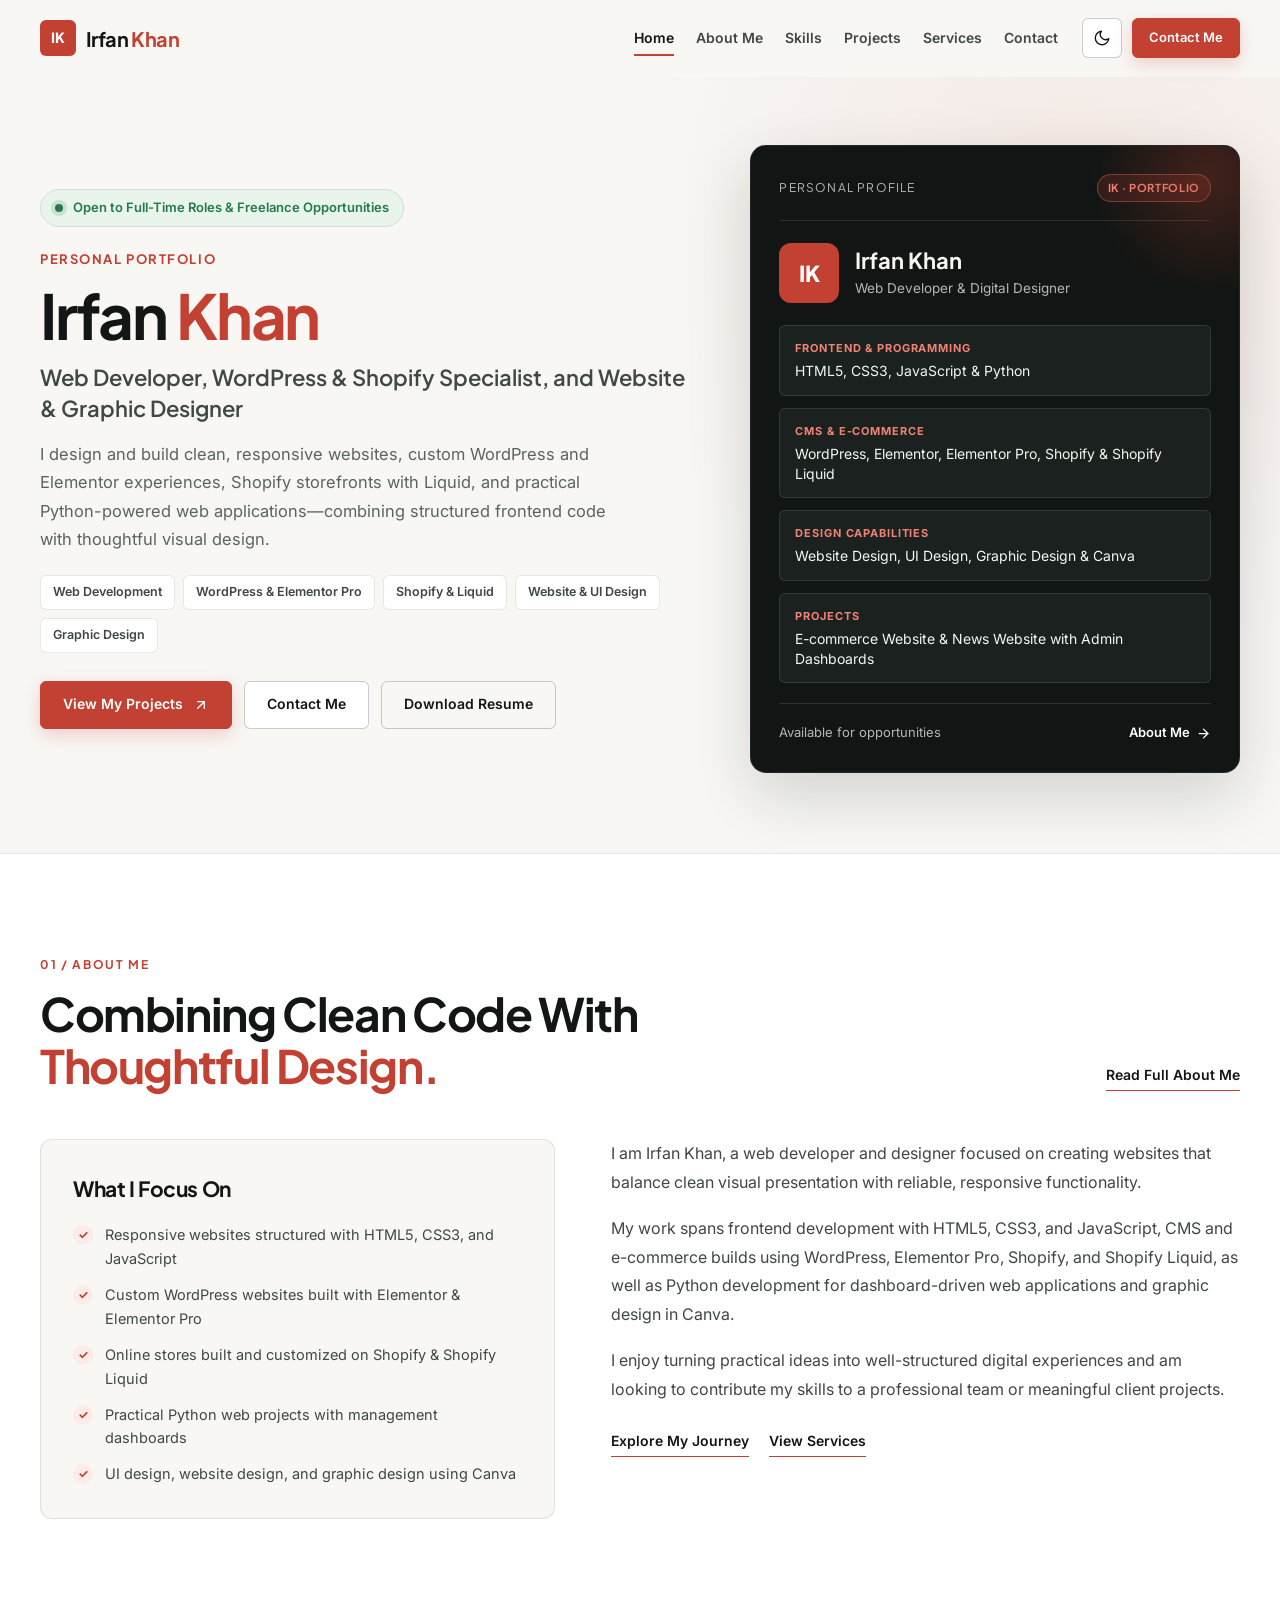
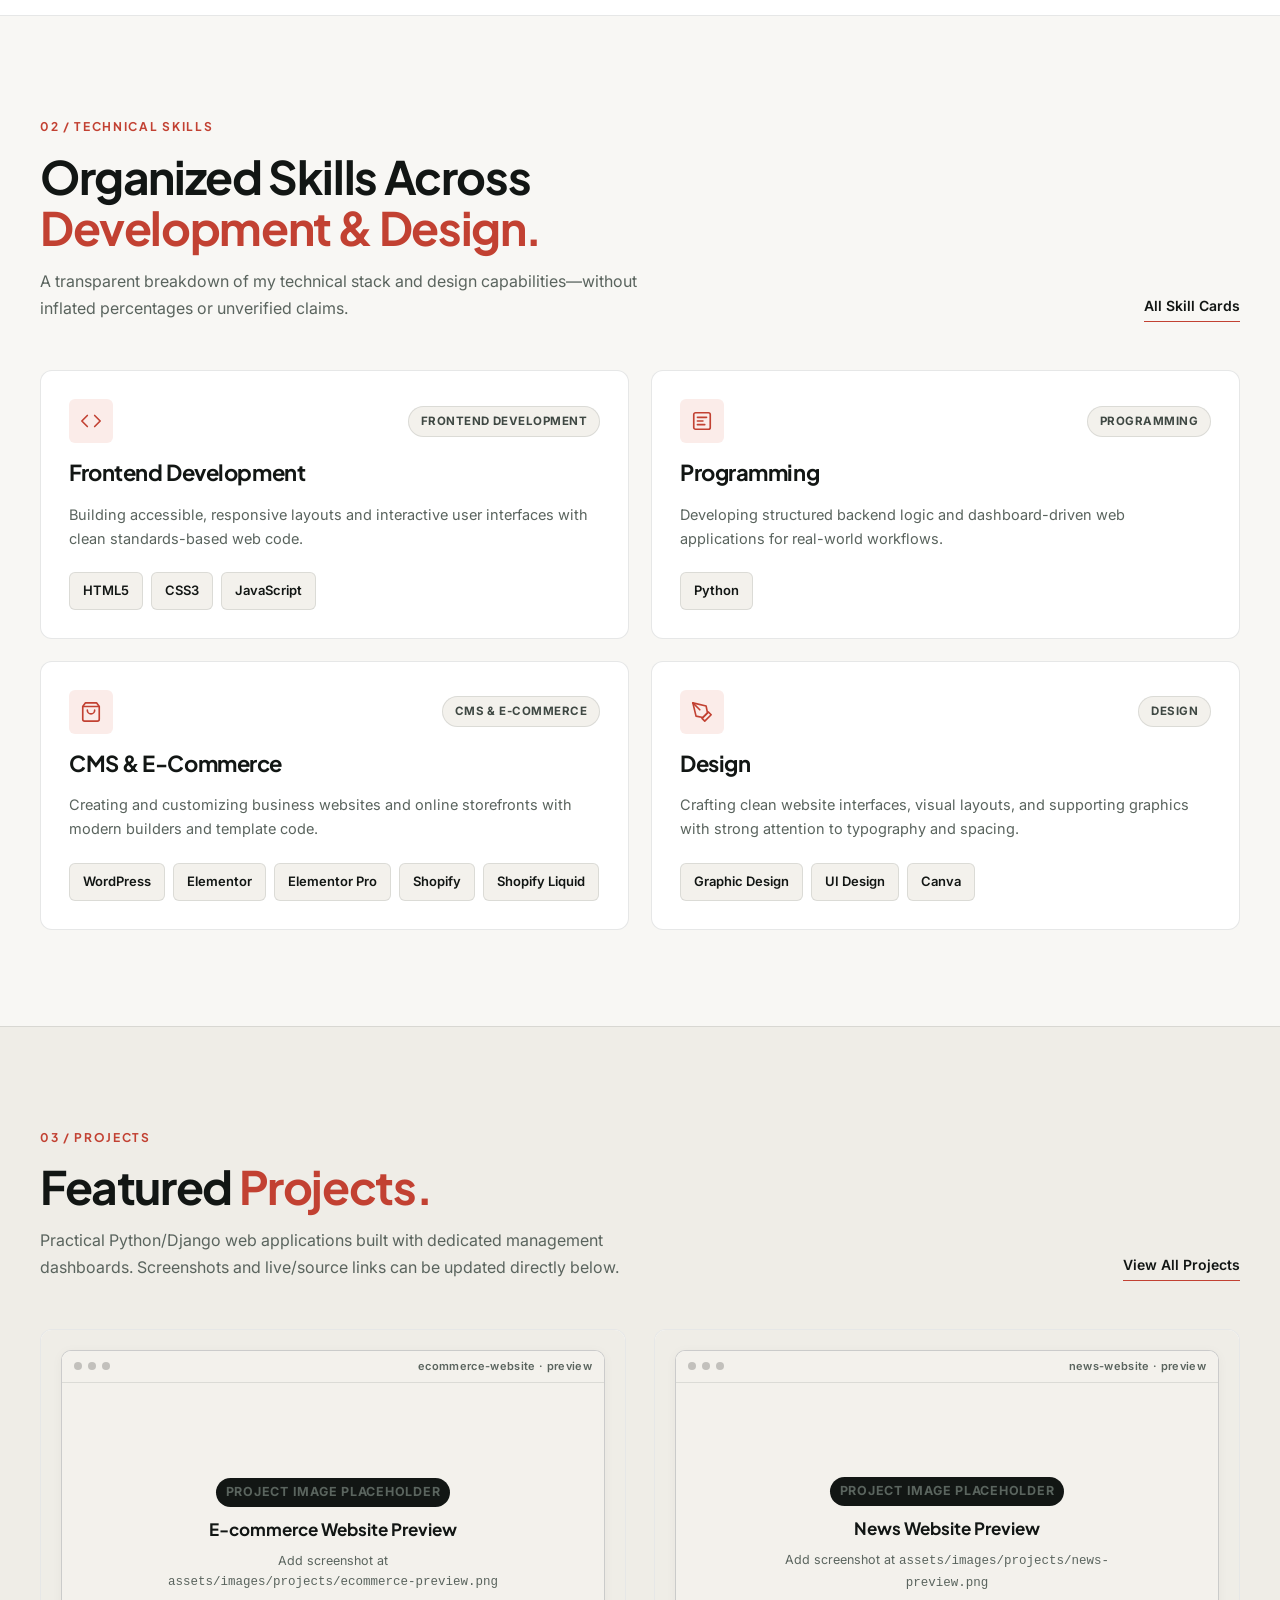
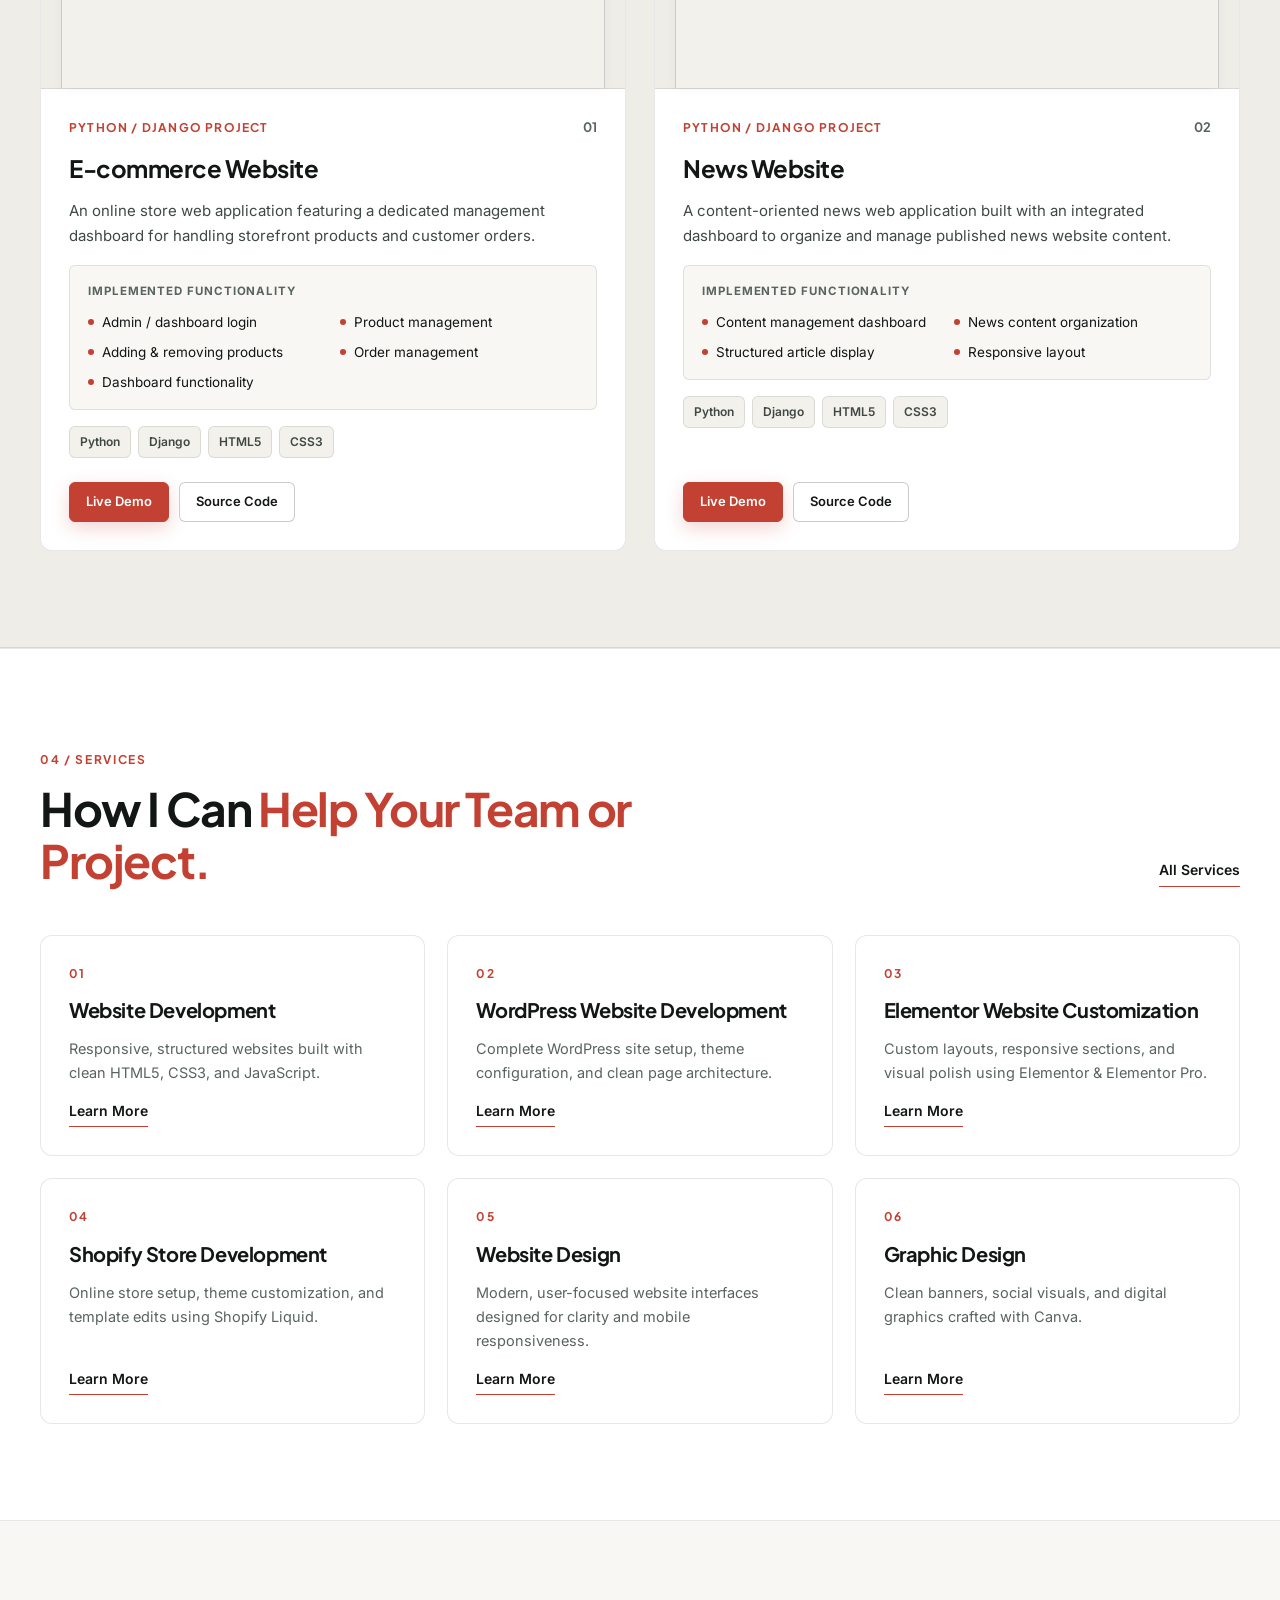
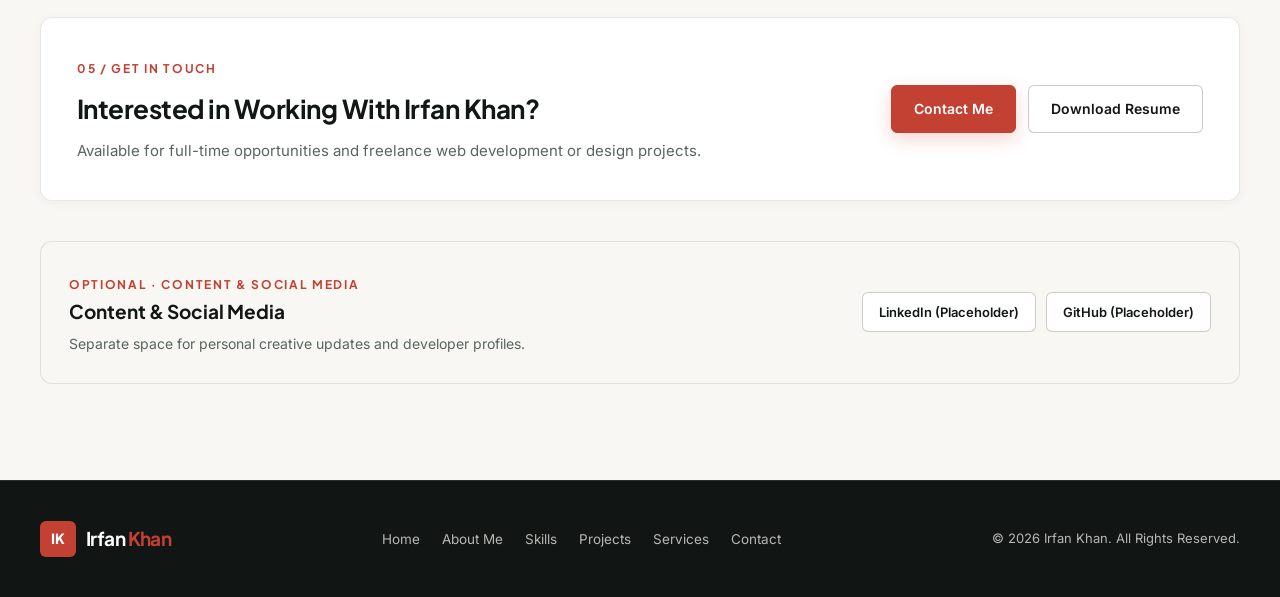
<file: index.html>
<!DOCTYPE html>
<html lang="en">

<head>
    <meta charset="UTF-8">
    <meta name="viewport" content="width=device-width, initial-scale=1.0">
    <meta name="description"
        content="Irfan Khan | Personal Portfolio — Web Development, WordPress Development, Shopify Development, Website Design, and Graphic Design.">
    <meta name="author" content="Irfan Khan">
    <meta property="og:title" content="Irfan Khan | Personal Portfolio">
    <meta property="og:description"
        content="Personal portfolio of Irfan Khan — Web Development, WordPress, Elementor Pro, Shopify, Shopify Liquid, Python, and Graphic Design.">
    <meta property="og:type" content="website">

    <link rel="icon" type="image/svg+xml"
        href="data:image/svg+xml,%3Csvg xmlns='http://www.w3.org/2000/svg' viewBox='0 0 64 64'%3E%3Crect width='64' height='64' rx='12' fill='%23c24132'/%3E%3Ctext x='50%25' y='54%25' dominant-baseline='middle' text-anchor='middle' fill='%23ffffff' font-family='Arial, sans-serif' font-size='28' font-weight='700'%3EIK%3C/text%3E%3C/svg%3E">

    <title>Irfan Khan | Personal Portfolio</title>

    <link rel="preconnect" href="https://fonts.googleapis.com">
    <link rel="preconnect" href="https://fonts.gstatic.com" crossorigin>
    <link
        href="https://fonts.googleapis.com/css2?family=Inter:wght@400;500;600;700&family=Plus+Jakarta+Sans:wght@500;600;700;800&display=swap"
        rel="stylesheet">

    <link rel="stylesheet" href="css/style.css">
    <script src="js/main.js" defer></script>
</head>

<body>
    <a href="#main-content" class="skip-link">Skip to main content</a>

    <!-- Header -->
    <header class="site-header" id="site-header">
        <div class="container navbar">
            <a href="index.html" class="logo" aria-label="Irfan Khan Home">
                <span class="logo-mark" aria-hidden="true">IK</span>
                <span class="logo-text">Irfan <span>Khan</span></span>
            </a>

            <button class="menu-toggle" id="menu-toggle" type="button" aria-label="Toggle navigation menu"
                aria-expanded="false" aria-controls="nav-menu">
                <span></span>
                <span></span>
            </button>

            <nav class="nav-menu" id="nav-menu" aria-label="Primary Navigation">
                <div class="nav-links">
                    <a href="index.html" class="nav-link active" aria-current="page">Home</a>
                    <a href="about.html" class="nav-link">About Me</a>
                    <a href="skills.html" class="nav-link">Skills</a>
                    <a href="projects.html" class="nav-link">Projects</a>
                    <a href="services.html" class="nav-link">Services</a>
                    <a href="contact.html" class="nav-link">Contact</a>
                </div>

                <div class="nav-actions">
                    <button class="theme-toggle" id="theme-toggle" type="button" aria-label="Switch to dark theme"
                        aria-pressed="false">
                        <svg class="icon-moon" viewBox="0 0 24 24" fill="none" stroke="currentColor" stroke-width="1.8"
                            stroke-linecap="round" stroke-linejoin="round" aria-hidden="true">
                            <path d="M21 12.79A9 9 0 1 1 11.21 3 7 7 0 0 0 21 12.79z"></path>
                        </svg>
                        <svg class="icon-sun" viewBox="0 0 24 24" fill="none" stroke="currentColor" stroke-width="1.8"
                            stroke-linecap="round" stroke-linejoin="round" aria-hidden="true">
                            <circle cx="12" cy="12" r="5"></circle>
                            <line x1="12" y1="1" x2="12" y2="3"></line>
                            <line x1="12" y1="21" x2="12" y2="23"></line>
                            <line x1="4.22" y1="4.22" x2="5.64" y2="5.64"></line>
                            <line x1="18.36" y1="18.36" x2="19.78" y2="19.78"></line>
                            <line x1="1" y1="12" x2="3" y2="12"></line>
                            <line x1="21" y1="12" x2="23" y2="12"></line>
                            <line x1="4.22" y1="19.78" x2="5.64" y2="18.36"></line>
                            <line x1="18.36" y1="5.64" x2="19.78" y2="4.22"></line>
                        </svg>
                    </button>

                    <a href="contact.html" class="btn btn-primary btn-sm">
                        Contact Me
                    </a>
                </div>
            </nav>
        </div>
    </header>

    <main id="main-content">
        <!-- Hero Section -->
        <section class="hero-section">
            <div class="container hero-grid">
                <div class="hero-content">
                    <div class="availability-badge">
                        <span class="availability-dot" aria-hidden="true"></span>
                        Open to Full-Time Roles &amp; Freelance Opportunities
                    </div>

                    <span class="hero-kicker">Personal Portfolio</span>

                    <h1 class="hero-title">
                        Irfan <span class="accent-word">Khan</span>
                    </h1>

                    <p class="hero-subtitle">
                        Web Developer, WordPress &amp; Shopify Specialist, and Website &amp; Graphic Designer
                    </p>

                    <p class="hero-description">
                        I design and build clean, responsive websites, custom WordPress and Elementor experiences,
                        Shopify storefronts with Liquid, and practical Python-powered web applications—combining
                        structured frontend code with thoughtful visual design.
                    </p>

                    <ul class="role-list" aria-label="Core areas of focus">
                        <li class="role-pill">Web Development</li>
                        <li class="role-pill">WordPress &amp; Elementor Pro</li>
                        <li class="role-pill">Shopify &amp; Liquid</li>
                        <li class="role-pill">Website &amp; UI Design</li>
                        <li class="role-pill">Graphic Design</li>
                    </ul>

                    <div class="hero-actions">
                        <a href="projects.html" class="btn btn-primary">
                            View My Projects
                            <svg viewBox="0 0 24 24" fill="none" stroke="currentColor" stroke-width="2"
                                stroke-linecap="round" stroke-linejoin="round" aria-hidden="true">
                                <line x1="7" y1="17" x2="17" y2="7"></line>
                                <polyline points="7 7 17 7 17 17"></polyline>
                            </svg>
                        </a>

                        <a href="contact.html" class="btn btn-secondary">
                            Contact Me
                        </a>

                        <a href="assets/resume/Irfan-Khan-Resume.pdf" class="btn btn-ghost" data-resume-download
                            download>
                            Download Resume
                        </a>
                    </div>
                </div>

                <!-- Personal Profile Visual -->
                <aside class="profile-card" aria-label="Personal Profile Overview">
                    <div class="profile-top">
                        <span>Personal Profile</span>
                        <span class="profile-badge">IK &middot; Portfolio</span>
                    </div>

                    <div class="profile-identity">
                        <div class="profile-monogram" aria-hidden="true">IK</div>
                        <div>
                            <h2>Irfan Khan</h2>
                            <p>Web Developer &amp; Digital Designer</p>
                        </div>
                    </div>

                    <div class="profile-rows">
                        <div class="profile-row">
                            <span class="profile-row-label">Frontend &amp; Programming</span>
                            <p class="profile-row-value">HTML5, CSS3, JavaScript &amp; Python</p>
                        </div>

                        <div class="profile-row">
                            <span class="profile-row-label">CMS &amp; E-Commerce</span>
                            <p class="profile-row-value">WordPress, Elementor, Elementor Pro, Shopify &amp; Shopify
                                Liquid</p>
                        </div>

                        <div class="profile-row">
                            <span class="profile-row-label">Design Capabilities</span>
                            <p class="profile-row-value">Website Design, UI Design, Graphic Design &amp; Canva</p>
                        </div>

                        <div class="profile-row">
                            <span class="profile-row-label">Projects</span>
                            <p class="profile-row-value">E-commerce Website &amp; News Website with Admin Dashboards</p>
                        </div>
                    </div>

                    <div class="profile-footer">
                        <span>Available for opportunities</span>
                        <a href="about.html">
                            About Me
                            <svg width="15" height="15" viewBox="0 0 24 24" fill="none" stroke="currentColor"
                                stroke-width="2" stroke-linecap="round" stroke-linejoin="round" aria-hidden="true">
                                <line x1="5" y1="12" x2="19" y2="12"></line>
                                <polyline points="12 5 19 12 12 19"></polyline>
                            </svg>
                        </a>
                    </div>
                </aside>
            </div>
        </section>

        <!-- About Preview -->
        <section class="section section-surface" id="about">
            <div class="container">
                <div class="section-header" data-reveal>
                    <div class="section-header-copy">
                        <span class="eyebrow">01 / About Me</span>
                        <h2 class="section-title">Combining Clean Code With <span>Thoughtful Design.</span></h2>
                    </div>
                    <a href="about.html" class="text-link">Read Full About Me</a>
                </div>

                <div class="about-grid">
                    <div class="about-lead-card" data-reveal>
                        <h3>What I Focus On</h3>
                        <ul class="focus-checklist">
                            <li>
                                <span class="focus-check-mark" aria-hidden="true">&#10003;</span>
                                <span>Responsive websites structured with HTML5, CSS3, and JavaScript</span>
                            </li>
                            <li>
                                <span class="focus-check-mark" aria-hidden="true">&#10003;</span>
                                <span>Custom WordPress websites built with Elementor &amp; Elementor Pro</span>
                            </li>
                            <li>
                                <span class="focus-check-mark" aria-hidden="true">&#10003;</span>
                                <span>Online stores built and customized on Shopify &amp; Shopify Liquid</span>
                            </li>
                            <li>
                                <span class="focus-check-mark" aria-hidden="true">&#10003;</span>
                                <span>Practical Python web projects with management dashboards</span>
                            </li>
                            <li>
                                <span class="focus-check-mark" aria-hidden="true">&#10003;</span>
                                <span>UI design, website design, and graphic design using Canva</span>
                            </li>
                        </ul>
                    </div>

                    <div class="about-prose" data-reveal>
                        <p>
                            I am Irfan Khan, a web developer and designer focused on creating websites that balance
                            clean visual presentation with reliable, responsive functionality.
                        </p>
                        <p>
                            My work spans frontend development with HTML5, CSS3, and JavaScript, CMS and e-commerce
                            builds using WordPress, Elementor Pro, Shopify, and Shopify Liquid, as well as Python
                            development for dashboard-driven web applications and graphic design in Canva.
                        </p>
                        <p>
                            I enjoy turning practical ideas into well-structured digital experiences and am looking
                            to contribute my skills to a professional team or meaningful client projects.
                        </p>

                        <div class="about-actions">
                            <a href="about.html" class="text-link">Explore My Journey</a>
                            <a href="services.html" class="text-link">View Services</a>
                        </div>
                    </div>
                </div>
            </div>
        </section>

        <!-- Technical Skills Preview -->
        <section class="section" id="skills">
            <div class="container">
                <div class="section-header" data-reveal>
                    <div class="section-header-copy">
                        <span class="eyebrow">02 / Technical Skills</span>
                        <h2 class="section-title">Organized Skills Across <span>Development &amp; Design.</span></h2>
                        <p class="section-lead">
                            A transparent breakdown of my technical stack and design capabilities—without inflated
                            percentages or unverified claims.
                        </p>
                    </div>
                    <a href="skills.html" class="text-link">All Skill Cards</a>
                </div>

                <div class="skills-grid">
                    <!-- Frontend Development -->
                    <article class="skill-card" data-reveal>
                        <div class="skill-card-head">
                            <div class="skill-card-icon" aria-hidden="true">
                                <svg viewBox="0 0 24 24" fill="none" stroke="currentColor" stroke-width="1.8"
                                    stroke-linecap="round" stroke-linejoin="round">
                                    <polyline points="16 18 22 12 16 6"></polyline>
                                    <polyline points="8 6 2 12 8 18"></polyline>
                                </svg>
                            </div>
                            <span class="skill-tier-badge">Frontend Development</span>
                        </div>
                        <h3>Frontend Development</h3>
                        <p>
                            Building accessible, responsive layouts and interactive user interfaces with clean
                            standards-based web code.
                        </p>
                        <div class="skill-tags">
                            <span class="skill-tag">HTML5</span>
                            <span class="skill-tag">CSS3</span>
                            <span class="skill-tag">JavaScript</span>
                        </div>
                    </article>

                    <!-- Programming -->
                    <article class="skill-card" data-reveal>
                        <div class="skill-card-head">
                            <div class="skill-card-icon" aria-hidden="true">
                                <svg viewBox="0 0 24 24" fill="none" stroke="currentColor" stroke-width="1.8"
                                    stroke-linecap="round" stroke-linejoin="round">
                                    <rect x="3" y="3" width="18" height="18" rx="2"></rect>
                                    <path d="M7 8h10"></path>
                                    <path d="M7 12h6"></path>
                                    <path d="M7 16h8"></path>
                                </svg>
                            </div>
                            <span class="skill-tier-badge">Programming</span>
                        </div>
                        <h3>Programming</h3>
                        <p>
                            Developing structured backend logic and dashboard-driven web applications for
                            real-world workflows.
                        </p>
                        <div class="skill-tags">
                            <span class="skill-tag">Python</span>
                        </div>
                    </article>

                    <!-- CMS & E-Commerce -->
                    <article class="skill-card" data-reveal>
                        <div class="skill-card-head">
                            <div class="skill-card-icon" aria-hidden="true">
                                <svg viewBox="0 0 24 24" fill="none" stroke="currentColor" stroke-width="1.8"
                                    stroke-linecap="round" stroke-linejoin="round">
                                    <path d="M6 2 3 6v14a2 2 0 0 0 2 2h14a2 2 0 0 0 2-2V6l-3-4z"></path>
                                    <line x1="3" y1="6" x2="21" y2="6"></line>
                                    <path d="M16 10a4 4 0 0 1-8 0"></path>
                                </svg>
                            </div>
                            <span class="skill-tier-badge">CMS &amp; E-Commerce</span>
                        </div>
                        <h3>CMS &amp; E-Commerce</h3>
                        <p>
                            Creating and customizing business websites and online storefronts with modern builders
                            and template code.
                        </p>
                        <div class="skill-tags">
                            <span class="skill-tag">WordPress</span>
                            <span class="skill-tag">Elementor</span>
                            <span class="skill-tag">Elementor Pro</span>
                            <span class="skill-tag">Shopify</span>
                            <span class="skill-tag">Shopify Liquid</span>
                        </div>
                    </article>

                    <!-- Design -->
                    <article class="skill-card" data-reveal>
                        <div class="skill-card-head">
                            <div class="skill-card-icon" aria-hidden="true">
                                <svg viewBox="0 0 24 24" fill="none" stroke="currentColor" stroke-width="1.8"
                                    stroke-linecap="round" stroke-linejoin="round">
                                    <path d="M12 19l7-7 3 3-7 7-3-3z"></path>
                                    <path d="M18 13l-1.5-7.5L2 2l3.5 14.5L13 18l5-5z"></path>
                                    <path d="M2 2l7.586 7.586"></path>
                                </svg>
                            </div>
                            <span class="skill-tier-badge">Design</span>
                        </div>
                        <h3>Design</h3>
                        <p>
                            Crafting clean website interfaces, visual layouts, and supporting graphics with strong
                            attention to typography and spacing.
                        </p>
                        <div class="skill-tags">
                            <span class="skill-tag">Graphic Design</span>
                            <span class="skill-tag">UI Design</span>
                            <span class="skill-tag">Canva</span>
                        </div>
                    </article>
                </div>
            </div>
        </section>

        <!-- Featured Projects -->
        <section class="section section-tinted" id="featured-projects">
            <div class="container">
                <div class="section-header" data-reveal>
                    <div class="section-header-copy">
                        <span class="eyebrow">03 / Projects</span>
                        <h2 class="section-title">Featured <span>Projects.</span></h2>
                        <p class="section-lead">
                            Practical Python/Django web applications built with dedicated management dashboards.
                            Screenshots and live/source links can be updated directly below.
                        </p>
                    </div>
                    <a href="projects.html" class="text-link">View All Projects</a>
                </div>

                <div class="projects-grid">
                    <!-- Project 1: E-commerce Website -->
                    <article class="project-card" data-reveal>
                        <div class="project-preview">
                            <div class="browser-frame">
                                <div class="browser-bar">
                                    <div class="browser-dots" aria-hidden="true">
                                        <span></span><span></span><span></span>
                                    </div>
                                    <span class="browser-label">ecommerce-website &middot; preview</span>
                                </div>
                                <div class="screenshot-slot">
                                    <span class="screenshot-slot-badge">Project Image Placeholder</span>
                                    <strong>E-commerce Website Preview</strong>
                                    <span>Add screenshot at <code>assets/images/projects/ecommerce-preview.png</code></span>
                                </div>
                            </div>
                        </div>

                        <div class="project-body">
                            <div class="project-meta">
                                <span class="project-type">Python / Django Project</span>
                                <span class="project-index">01</span>
                            </div>

                            <h3 class="project-title">E-commerce Website</h3>

                            <p class="project-summary">
                                An online store web application featuring a dedicated management dashboard for handling
                                storefront products and customer orders.
                            </p>

                            <div class="project-features">
                                <span class="project-features-title">Implemented Functionality</span>
                                <ul>
                                    <li>Admin / dashboard login</li>
                                    <li>Product management</li>
                                    <li>Adding &amp; removing products</li>
                                    <li>Order management</li>
                                    <li>Dashboard functionality</li>
                                </ul>
                            </div>

                            <div class="project-stack" aria-label="Technologies used">
                                <span>Python</span>
                                <span>Django</span>
                                <span>HTML5</span>
                                <span>CSS3</span>
                            </div>

                            <div class="project-actions">
                                <a href="#featured-projects" class="btn btn-primary btn-sm"
                                    data-placeholder-notice="Live Demo placeholder: Add the deployed URL when available.">
                                    Live Demo
                                </a>
                                <a href="#featured-projects" class="btn btn-secondary btn-sm"
                                    data-placeholder-notice="Source Code placeholder: Add your GitHub repository link when ready.">
                                    Source Code
                                </a>
                            </div>
                        </div>
                    </article>

                    <!-- Project 2: News Website -->
                    <article class="project-card" data-reveal>
                        <div class="project-preview">
                            <div class="browser-frame">
                                <div class="browser-bar">
                                    <div class="browser-dots" aria-hidden="true">
                                        <span></span><span></span><span></span>
                                    </div>
                                    <span class="browser-label">news-website &middot; preview</span>
                                </div>
                                <div class="screenshot-slot">
                                    <span class="screenshot-slot-badge">Project Image Placeholder</span>
                                    <strong>News Website Preview</strong>
                                    <span>Add screenshot at <code>assets/images/projects/news-preview.png</code></span>
                                </div>
                            </div>
                        </div>

                        <div class="project-body">
                            <div class="project-meta">
                                <span class="project-type">Python / Django Project</span>
                                <span class="project-index">02</span>
                            </div>

                            <h3 class="project-title">News Website</h3>

                            <p class="project-summary">
                                A content-oriented news web application built with an integrated dashboard to organize
                                and manage published news website content.
                            </p>

                            <div class="project-features">
                                <span class="project-features-title">Implemented Functionality</span>
                                <ul>
                                    <li>Content management dashboard</li>
                                    <li>News content organization</li>
                                    <li>Structured article display</li>
                                    <li>Responsive layout</li>
                                </ul>
                            </div>

                            <div class="project-stack" aria-label="Technologies used">
                                <span>Python</span>
                                <span>Django</span>
                                <span>HTML5</span>
                                <span>CSS3</span>
                            </div>

                            <div class="project-actions">
                                <a href="#featured-projects" class="btn btn-primary btn-sm"
                                    data-placeholder-notice="Live Demo placeholder: Add the deployed URL when available.">
                                    Live Demo
                                </a>
                                <a href="#featured-projects" class="btn btn-secondary btn-sm"
                                    data-placeholder-notice="Source Code placeholder: Add your GitHub repository link when ready.">
                                    Source Code
                                </a>
                            </div>
                        </div>
                    </article>
                </div>
            </div>
        </section>

        <!-- Services Preview -->
        <section class="section section-surface" id="services">
            <div class="container">
                <div class="section-header" data-reveal>
                    <div class="section-header-copy">
                        <span class="eyebrow">04 / Services</span>
                        <h2 class="section-title">How I Can <span>Help Your Team or Project.</span></h2>
                    </div>
                    <a href="services.html" class="text-link">All Services</a>
                </div>

                <div class="services-grid">
                    <article class="service-card" data-reveal>
                        <span class="service-num">01</span>
                        <h3>Website Development</h3>
                        <p>Responsive, structured websites built with clean HTML5, CSS3, and JavaScript.</p>
                        <a href="services.html" class="text-link">Learn More</a>
                    </article>

                    <article class="service-card" data-reveal>
                        <span class="service-num">02</span>
                        <h3>WordPress Website Development</h3>
                        <p>Complete WordPress site setup, theme configuration, and clean page architecture.</p>
                        <a href="services.html" class="text-link">Learn More</a>
                    </article>

                    <article class="service-card" data-reveal>
                        <span class="service-num">03</span>
                        <h3>Elementor Website Customization</h3>
                        <p>Custom layouts, responsive sections, and visual polish using Elementor &amp; Elementor Pro.</p>
                        <a href="services.html" class="text-link">Learn More</a>
                    </article>

                    <article class="service-card" data-reveal>
                        <span class="service-num">04</span>
                        <h3>Shopify Store Development</h3>
                        <p>Online store setup, theme customization, and template edits using Shopify Liquid.</p>
                        <a href="services.html" class="text-link">Learn More</a>
                    </article>

                    <article class="service-card" data-reveal>
                        <span class="service-num">05</span>
                        <h3>Website Design</h3>
                        <p>Modern, user-focused website interfaces designed for clarity and mobile responsiveness.</p>
                        <a href="services.html" class="text-link">Learn More</a>
                    </article>

                    <article class="service-card" data-reveal>
                        <span class="service-num">06</span>
                        <h3>Graphic Design</h3>
                        <p>Clean banners, social visuals, and digital graphics crafted with Canva.</p>
                        <a href="services.html" class="text-link">Learn More</a>
                    </article>
                </div>
            </div>
        </section>

        <!-- Contact CTA + Optional Content & Social Media -->
        <section class="section">
            <div class="container">
                <div class="cta-banner" data-reveal>
                    <div class="cta-banner-copy">
                        <span class="eyebrow">05 / Get In Touch</span>
                        <h3>Interested in Working With Irfan Khan?</h3>
                        <p>
                            Available for full-time opportunities and freelance web development or design projects.
                        </p>
                    </div>
                    <div class="cta-banner-actions">
                        <a href="contact.html" class="btn btn-primary">Contact Me</a>
                        <a href="assets/resume/Irfan-Khan-Resume.pdf" class="btn btn-secondary" data-resume-download
                            download>Download Resume</a>
                    </div>
                </div>

                <!-- Separate Optional Section: Content & Social Media -->
                <div class="social-media-card" data-reveal>
                    <div>
                        <span class="eyebrow">Optional &middot; Content &amp; Social Media</span>
                        <h3>Content &amp; Social Media</h3>
                        <p>Separate space for personal creative updates and developer profiles.</p>
                    </div>
                    <div class="social-media-links">
                        <a href="#main-content" class="btn btn-secondary btn-sm"
                            data-placeholder-notice="LinkedIn placeholder: Add your LinkedIn profile URL in contact.html.">
                            LinkedIn (Placeholder)
                        </a>
                        <a href="#main-content" class="btn btn-secondary btn-sm"
                            data-placeholder-notice="GitHub placeholder: Add your GitHub profile URL in contact.html.">
                            GitHub (Placeholder)
                        </a>
                    </div>
                </div>
            </div>
        </section>
    </main>

    <!-- Footer -->
    <footer class="site-footer">
        <div class="container footer-inner">
            <a href="index.html" class="logo" aria-label="Irfan Khan Home">
                <span class="logo-mark" aria-hidden="true">IK</span>
                <span class="logo-text">Irfan <span>Khan</span></span>
            </a>

            <nav class="footer-nav" aria-label="Footer Navigation">
                <a href="index.html">Home</a>
                <a href="about.html">About Me</a>
                <a href="skills.html">Skills</a>
                <a href="projects.html">Projects</a>
                <a href="services.html">Services</a>
                <a href="contact.html">Contact</a>
            </nav>

            <p class="footer-copy">
                &copy; 2026 Irfan Khan. All Rights Reserved.
            </p>
        </div>
    </footer>
</body>

</html>
</file>
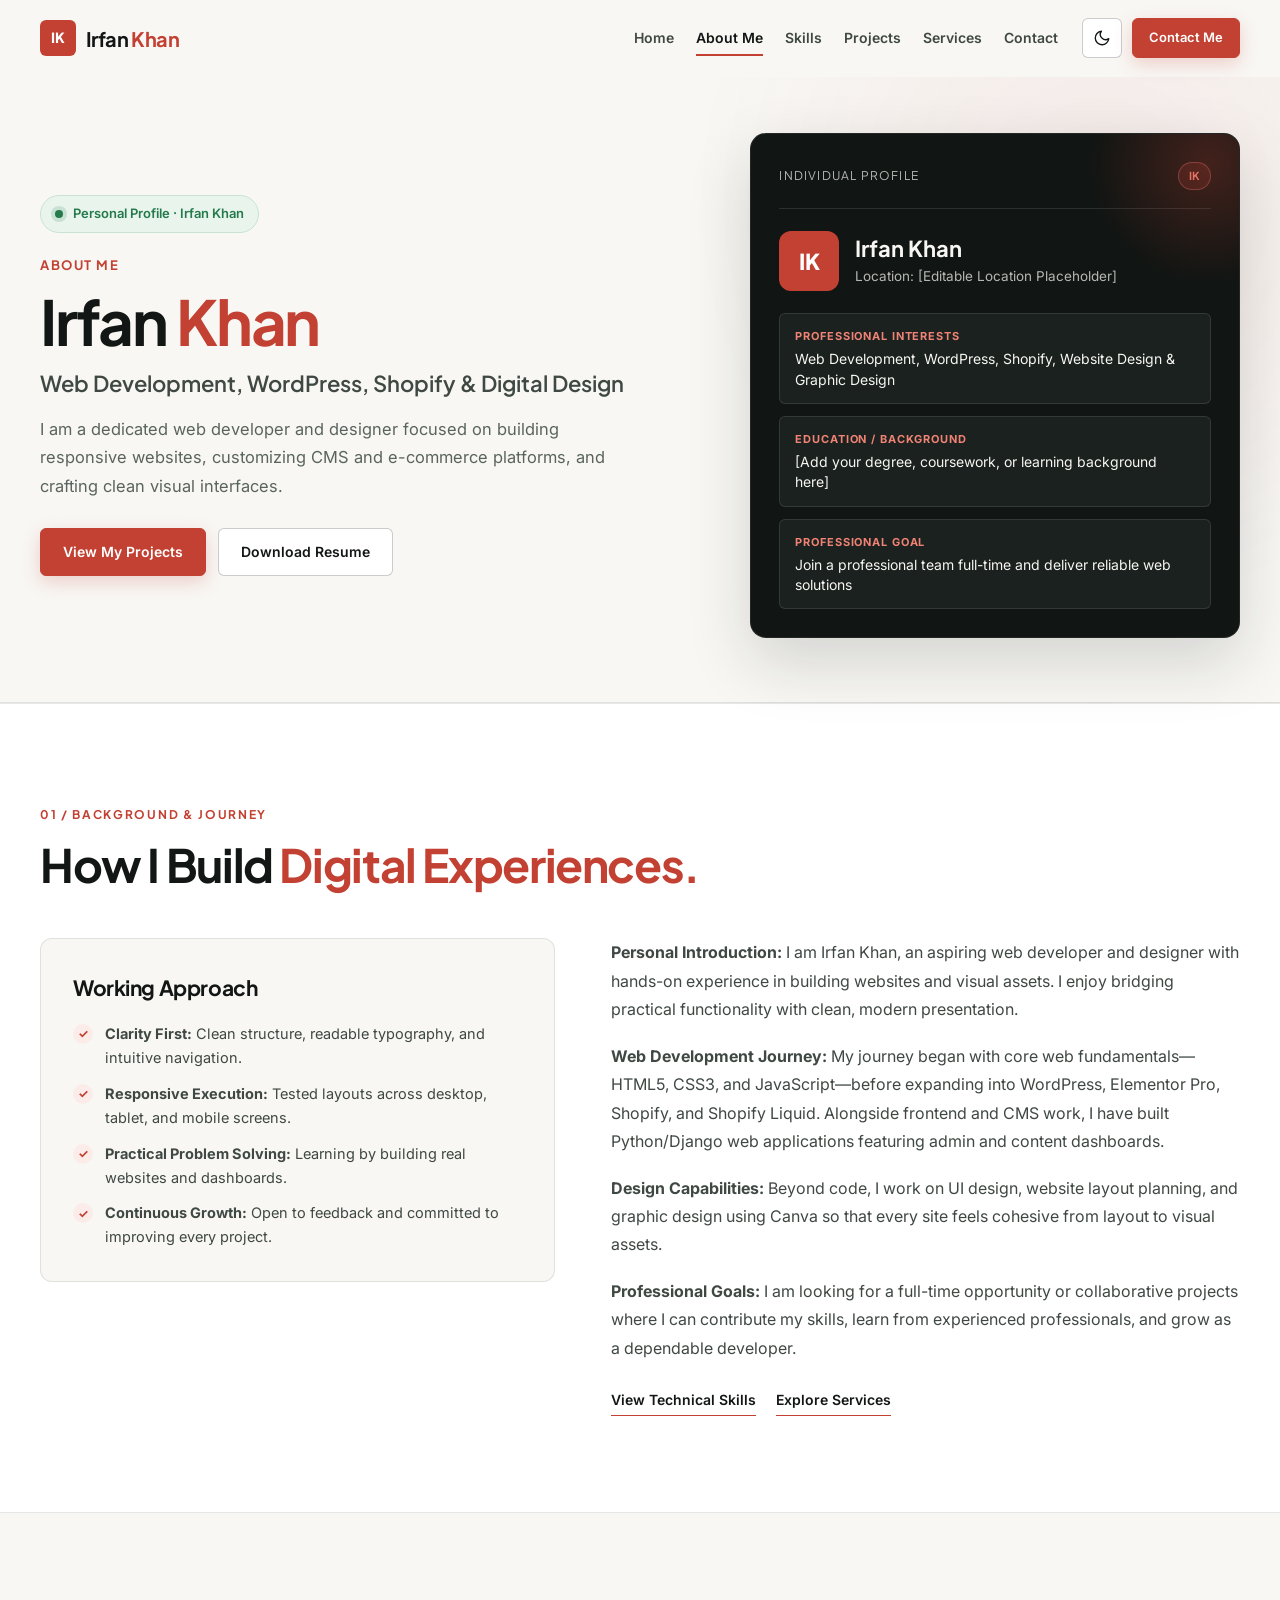
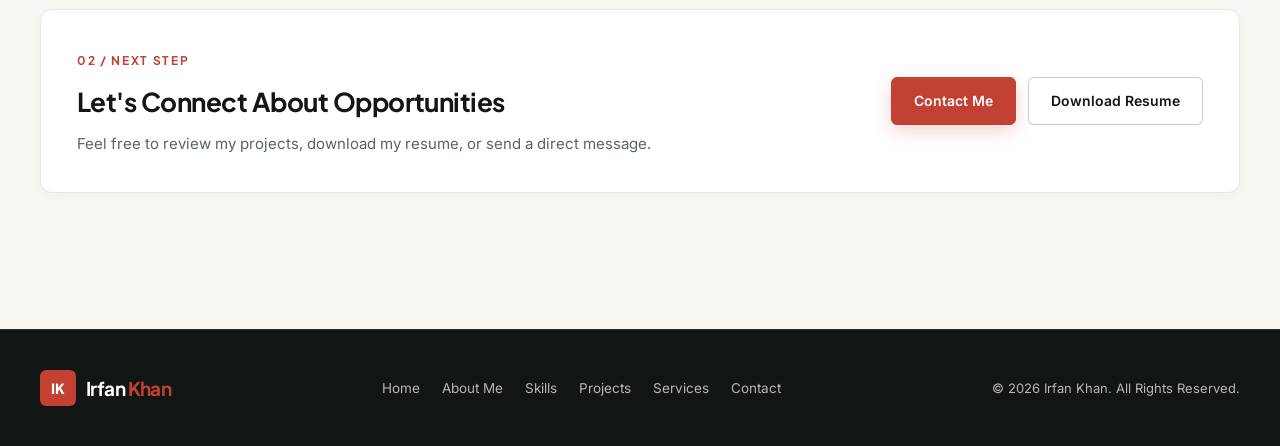
<file: about.html>
<!DOCTYPE html>
<html lang="en">

<head>
    <meta charset="UTF-8">
    <meta name="viewport" content="width=device-width, initial-scale=1.0">
    <meta name="description"
        content="About Irfan Khan — Personal introduction, web development journey, design capabilities, working approach, and professional goals.">
    <meta name="author" content="Irfan Khan">

    <link rel="icon" type="image/svg+xml"
        href="data:image/svg+xml,%3Csvg xmlns='http://www.w3.org/2000/svg' viewBox='0 0 64 64'%3E%3Crect width='64' height='64' rx='12' fill='%23c24132'/%3E%3Ctext x='50%25' y='54%25' dominant-baseline='middle' text-anchor='middle' fill='%23ffffff' font-family='Arial, sans-serif' font-size='28' font-weight='700'%3EIK%3C/text%3E%3C/svg%3E">

    <title>About Me | Irfan Khan</title>

    <link rel="preconnect" href="https://fonts.googleapis.com">
    <link rel="preconnect" href="https://fonts.gstatic.com" crossorigin>
    <link
        href="https://fonts.googleapis.com/css2?family=Inter:wght@400;500;600;700&family=Plus+Jakarta+Sans:wght@500;600;700;800&display=swap"
        rel="stylesheet">

    <link rel="stylesheet" href="css/style.css">
    <script src="js/main.js" defer></script>
</head>

<body>
    <a href="#main-content" class="skip-link">Skip to main content</a>

    <!-- Header -->
    <header class="site-header" id="site-header">
        <div class="container navbar">
            <a href="index.html" class="logo" aria-label="Irfan Khan Home">
                <span class="logo-mark" aria-hidden="true">IK</span>
                <span class="logo-text">Irfan <span>Khan</span></span>
            </a>

            <button class="menu-toggle" id="menu-toggle" type="button" aria-label="Toggle navigation menu"
                aria-expanded="false" aria-controls="nav-menu">
                <span></span>
                <span></span>
            </button>

            <nav class="nav-menu" id="nav-menu" aria-label="Primary Navigation">
                <div class="nav-links">
                    <a href="index.html" class="nav-link">Home</a>
                    <a href="about.html" class="nav-link active" aria-current="page">About Me</a>
                    <a href="skills.html" class="nav-link">Skills</a>
                    <a href="projects.html" class="nav-link">Projects</a>
                    <a href="services.html" class="nav-link">Services</a>
                    <a href="contact.html" class="nav-link">Contact</a>
                </div>

                <div class="nav-actions">
                    <button class="theme-toggle" id="theme-toggle" type="button" aria-label="Switch to dark theme"
                        aria-pressed="false">
                        <svg class="icon-moon" viewBox="0 0 24 24" fill="none" stroke="currentColor" stroke-width="1.8"
                            stroke-linecap="round" stroke-linejoin="round" aria-hidden="true">
                            <path d="M21 12.79A9 9 0 1 1 11.21 3 7 7 0 0 0 21 12.79z"></path>
                        </svg>
                        <svg class="icon-sun" viewBox="0 0 24 24" fill="none" stroke="currentColor" stroke-width="1.8"
                            stroke-linecap="round" stroke-linejoin="round" aria-hidden="true">
                            <circle cx="12" cy="12" r="5"></circle>
                            <line x1="12" y1="1" x2="12" y2="3"></line>
                            <line x1="12" y1="21" x2="12" y2="23"></line>
                            <line x1="4.22" y1="4.22" x2="5.64" y2="5.64"></line>
                            <line x1="18.36" y1="18.36" x2="19.78" y2="19.78"></line>
                            <line x1="1" y1="12" x2="3" y2="12"></line>
                            <line x1="21" y1="12" x2="23" y2="12"></line>
                            <line x1="4.22" y1="19.78" x2="5.64" y2="18.36"></line>
                            <line x1="18.36" y1="5.64" x2="19.78" y2="4.22"></line>
                        </svg>
                    </button>

                    <a href="contact.html" class="btn btn-primary btn-sm">
                        Contact Me
                    </a>
                </div>
            </nav>
        </div>
    </header>

    <main id="main-content">
        <!-- Page Hero -->
        <section class="page-hero">
            <div class="container hero-grid">
                <div class="hero-content">
                    <div class="availability-badge">
                        <span class="availability-dot" aria-hidden="true"></span>
                        Personal Profile &middot; Irfan Khan
                    </div>

                    <span class="hero-kicker">About Me</span>

                    <h1 class="hero-title">
                        Irfan <span class="accent-word">Khan</span>
                    </h1>

                    <p class="hero-subtitle">
                        Web Development, WordPress, Shopify &amp; Digital Design
                    </p>

                    <p class="hero-description">
                        I am a dedicated web developer and designer focused on building responsive websites,
                        customizing CMS and e-commerce platforms, and crafting clean visual interfaces.
                    </p>

                    <div class="hero-actions">
                        <a href="projects.html" class="btn btn-primary">View My Projects</a>
                        <a href="assets/resume/Irfan-Khan-Resume.pdf" class="btn btn-secondary" data-resume-download
                            download>
                            Download Resume
                        </a>
                    </div>
                </div>

                <aside class="profile-card" aria-label="Profile Highlights">
                    <div class="profile-top">
                        <span>Individual Profile</span>
                        <span class="profile-badge">IK</span>
                    </div>

                    <div class="profile-identity">
                        <div class="profile-monogram" aria-hidden="true">IK</div>
                        <div>
                            <h2>Irfan Khan</h2>
                            <p>Location: [Editable Location Placeholder]</p>
                        </div>
                    </div>

                    <div class="profile-rows">
                        <div class="profile-row">
                            <span class="profile-row-label">Professional Interests</span>
                            <p class="profile-row-value">Web Development, WordPress, Shopify, Website Design &amp;
                                Graphic Design</p>
                        </div>

                        <div class="profile-row">
                            <span class="profile-row-label">Education / Background</span>
                            <p class="profile-row-value">[Add your degree, coursework, or learning background here]</p>
                        </div>

                        <div class="profile-row">
                            <span class="profile-row-label">Professional Goal</span>
                            <p class="profile-row-value">Join a professional team full-time and deliver reliable
                                web solutions</p>
                        </div>
                    </div>
                </aside>
            </div>
        </section>

        <!-- Journey & Approach -->
        <section class="section section-surface">
            <div class="container">
                <div class="section-header" data-reveal>
                    <div class="section-header-copy">
                        <span class="eyebrow">01 / Background &amp; Journey</span>
                        <h2 class="section-title">How I Build <span>Digital Experiences.</span></h2>
                    </div>
                </div>

                <div class="about-grid">
                    <div class="about-lead-card" data-reveal>
                        <h3>Working Approach</h3>
                        <ul class="focus-checklist">
                            <li>
                                <span class="focus-check-mark" aria-hidden="true">&#10003;</span>
                                <span><strong>Clarity First:</strong> Clean structure, readable typography, and
                                    intuitive navigation.</span>
                            </li>
                            <li>
                                <span class="focus-check-mark" aria-hidden="true">&#10003;</span>
                                <span><strong>Responsive Execution:</strong> Tested layouts across desktop, tablet, and
                                    mobile screens.</span>
                            </li>
                            <li>
                                <span class="focus-check-mark" aria-hidden="true">&#10003;</span>
                                <span><strong>Practical Problem Solving:</strong> Learning by building real websites
                                    and dashboards.</span>
                            </li>
                            <li>
                                <span class="focus-check-mark" aria-hidden="true">&#10003;</span>
                                <span><strong>Continuous Growth:</strong> Open to feedback and committed to improving
                                    every project.</span>
                            </li>
                        </ul>
                    </div>

                    <div class="about-prose" data-reveal>
                        <p>
                            <strong>Personal Introduction:</strong> I am Irfan Khan, an aspiring web developer and
                            designer with hands-on experience in building websites and visual assets. I enjoy
                            bridging practical functionality with clean, modern presentation.
                        </p>
                        <p>
                            <strong>Web Development Journey:</strong> My journey began with core web fundamentals—HTML5,
                            CSS3, and JavaScript—before expanding into WordPress, Elementor Pro, Shopify, and
                            Shopify Liquid. Alongside frontend and CMS work, I have built Python/Django web
                            applications featuring admin and content dashboards.
                        </p>
                        <p>
                            <strong>Design Capabilities:</strong> Beyond code, I work on UI design, website layout
                            planning, and graphic design using Canva so that every site feels cohesive from layout to
                            visual assets.
                        </p>
                        <p>
                            <strong>Professional Goals:</strong> I am looking for a full-time opportunity or
                            collaborative projects where I can contribute my skills, learn from experienced
                            professionals, and grow as a dependable developer.
                        </p>

                        <div class="about-actions">
                            <a href="skills.html" class="text-link">View Technical Skills</a>
                            <a href="services.html" class="text-link">Explore Services</a>
                        </div>
                    </div>
                </div>
            </div>
        </section>

        <!-- CTA -->
        <section class="section">
            <div class="container">
                <div class="cta-banner" data-reveal>
                    <div class="cta-banner-copy">
                        <span class="eyebrow">02 / Next Step</span>
                        <h3>Let's Connect About Opportunities</h3>
                        <p>
                            Feel free to review my projects, download my resume, or send a direct message.
                        </p>
                    </div>
                    <div class="cta-banner-actions">
                        <a href="contact.html" class="btn btn-primary">Contact Me</a>
                        <a href="assets/resume/Irfan-Khan-Resume.pdf" class="btn btn-secondary" data-resume-download
                            download>Download Resume</a>
                    </div>
                </div>
            </div>
        </section>
    </main>

    <!-- Footer -->
    <footer class="site-footer">
        <div class="container footer-inner">
            <a href="index.html" class="logo" aria-label="Irfan Khan Home">
                <span class="logo-mark" aria-hidden="true">IK</span>
                <span class="logo-text">Irfan <span>Khan</span></span>
            </a>

            <nav class="footer-nav" aria-label="Footer Navigation">
                <a href="index.html">Home</a>
                <a href="about.html">About Me</a>
                <a href="skills.html">Skills</a>
                <a href="projects.html">Projects</a>
                <a href="services.html">Services</a>
                <a href="contact.html">Contact</a>
            </nav>

            <p class="footer-copy">
                &copy; 2026 Irfan Khan. All Rights Reserved.
            </p>
        </div>
    </footer>
</body>

</html>
</file>
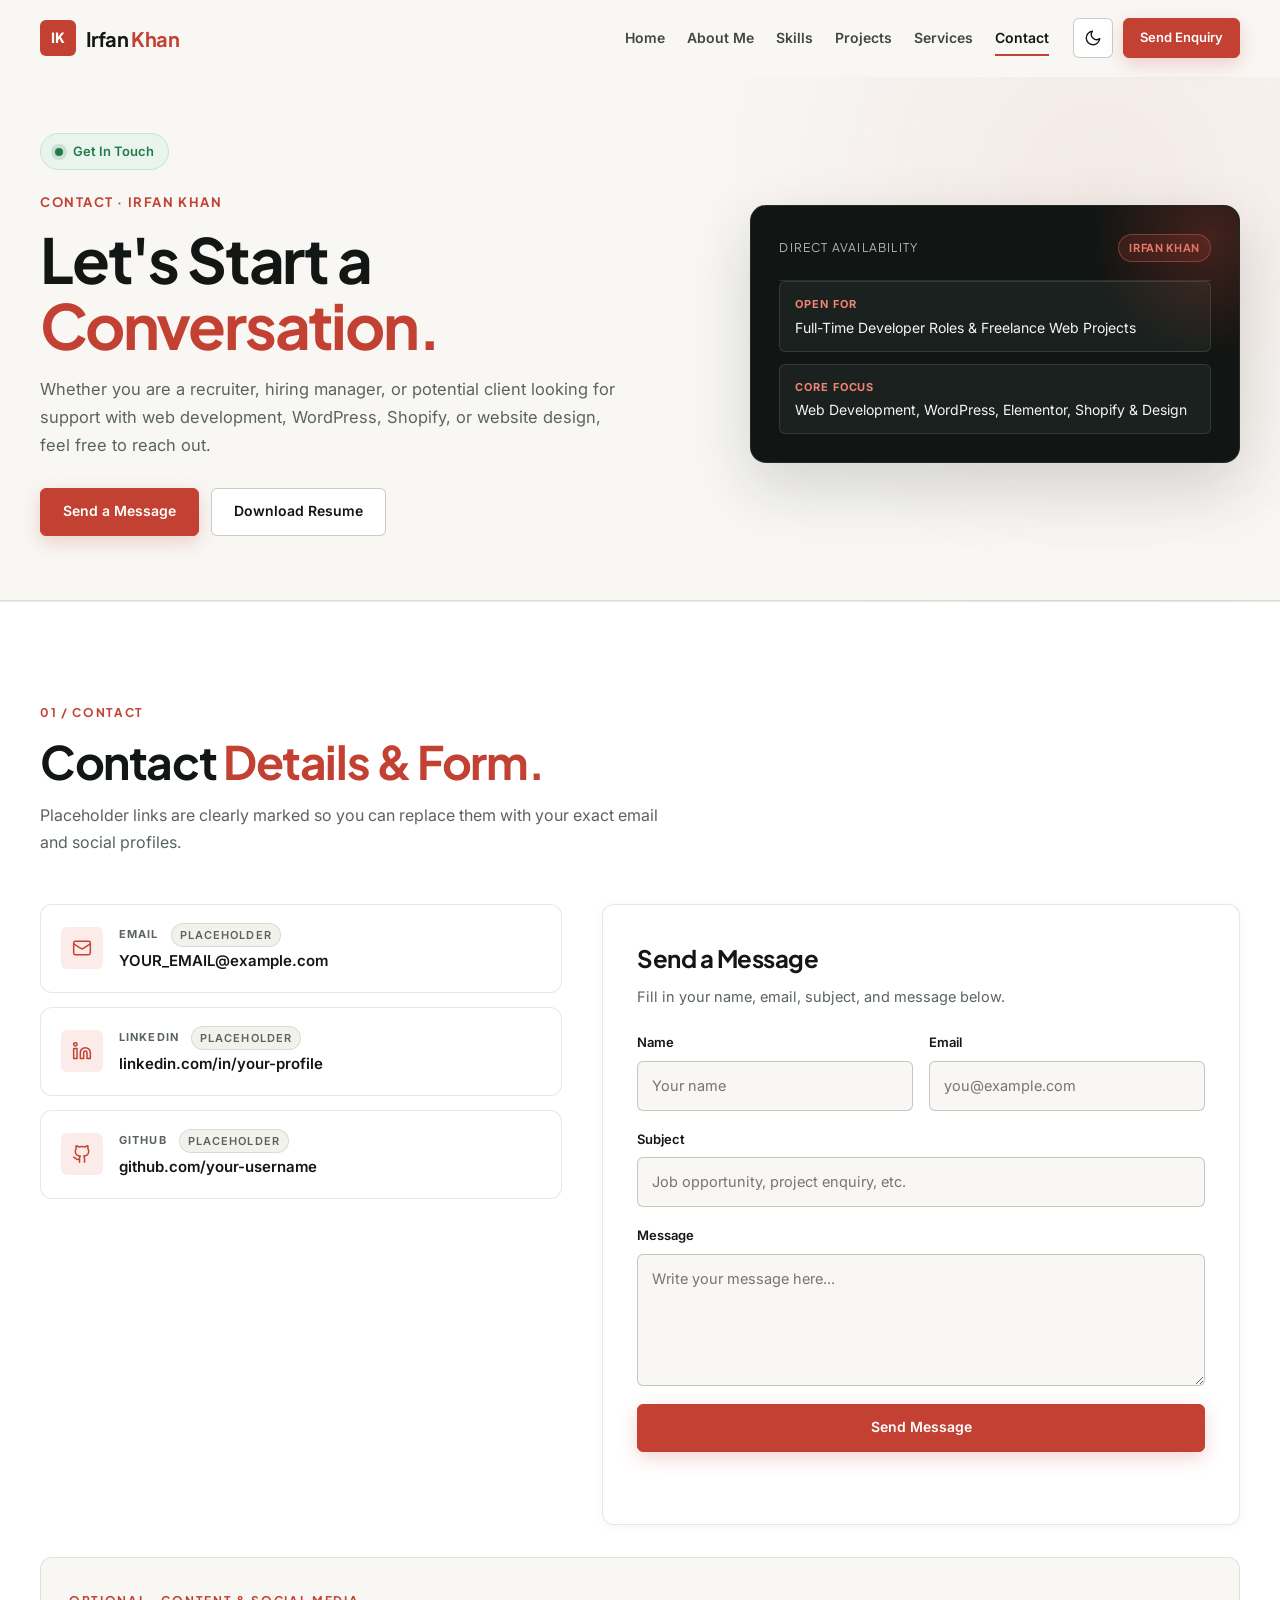
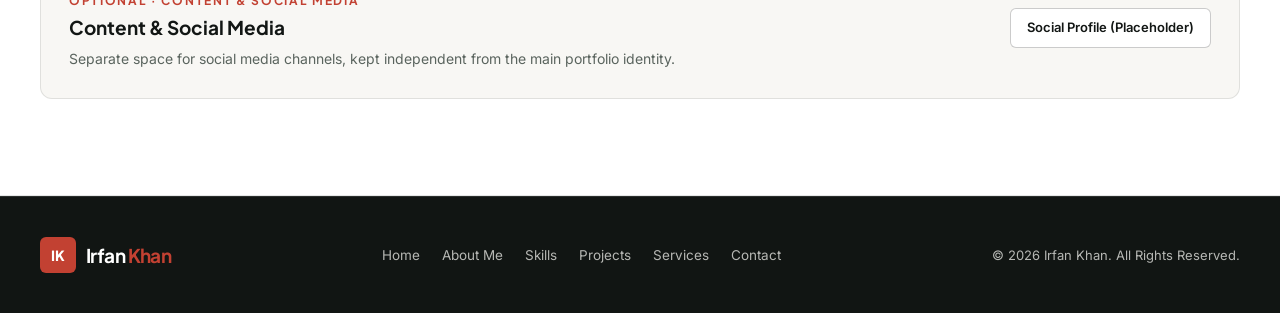
<file: contact.html>
<!DOCTYPE html>
<html lang="en">

<head>
    <meta charset="UTF-8">
    <meta name="viewport" content="width=device-width, initial-scale=1.0">
    <meta name="description"
        content="Contact Irfan Khan for full-time web development, WordPress, Shopify, website design, or graphic design opportunities.">
    <meta name="author" content="Irfan Khan">

    <link rel="icon" type="image/svg+xml"
        href="data:image/svg+xml,%3Csvg xmlns='http://www.w3.org/2000/svg' viewBox='0 0 64 64'%3E%3Crect width='64' height='64' rx='12' fill='%23c24132'/%3E%3Ctext x='50%25' y='54%25' dominant-baseline='middle' text-anchor='middle' fill='%23ffffff' font-family='Arial, sans-serif' font-size='28' font-weight='700'%3EIK%3C/text%3E%3C/svg%3E">

    <title>Contact | Irfan Khan</title>

    <link rel="preconnect" href="https://fonts.googleapis.com">
    <link rel="preconnect" href="https://fonts.gstatic.com" crossorigin>
    <link
        href="https://fonts.googleapis.com/css2?family=Inter:wght@400;500;600;700&family=Plus+Jakarta+Sans:wght@500;600;700;800&display=swap"
        rel="stylesheet">

    <link rel="stylesheet" href="css/style.css">
    <script src="js/main.js" defer></script>
</head>

<body>
    <a href="#main-content" class="skip-link">Skip to main content</a>

    <!-- Header -->
    <header class="site-header" id="site-header">
        <div class="container navbar">
            <a href="index.html" class="logo" aria-label="Irfan Khan Home">
                <span class="logo-mark" aria-hidden="true">IK</span>
                <span class="logo-text">Irfan <span>Khan</span></span>
            </a>

            <button class="menu-toggle" id="menu-toggle" type="button" aria-label="Toggle navigation menu"
                aria-expanded="false" aria-controls="nav-menu">
                <span></span>
                <span></span>
            </button>

            <nav class="nav-menu" id="nav-menu" aria-label="Primary Navigation">
                <div class="nav-links">
                    <a href="index.html" class="nav-link">Home</a>
                    <a href="about.html" class="nav-link">About Me</a>
                    <a href="skills.html" class="nav-link">Skills</a>
                    <a href="projects.html" class="nav-link">Projects</a>
                    <a href="services.html" class="nav-link">Services</a>
                    <a href="contact.html" class="nav-link active" aria-current="page">Contact</a>
                </div>

                <div class="nav-actions">
                    <button class="theme-toggle" id="theme-toggle" type="button" aria-label="Switch to dark theme"
                        aria-pressed="false">
                        <svg class="icon-moon" viewBox="0 0 24 24" fill="none" stroke="currentColor" stroke-width="1.8"
                            stroke-linecap="round" stroke-linejoin="round" aria-hidden="true">
                            <path d="M21 12.79A9 9 0 1 1 11.21 3 7 7 0 0 0 21 12.79z"></path>
                        </svg>
                        <svg class="icon-sun" viewBox="0 0 24 24" fill="none" stroke="currentColor" stroke-width="1.8"
                            stroke-linecap="round" stroke-linejoin="round" aria-hidden="true">
                            <circle cx="12" cy="12" r="5"></circle>
                            <line x1="12" y1="1" x2="12" y2="3"></line>
                            <line x1="12" y1="21" x2="12" y2="23"></line>
                            <line x1="4.22" y1="4.22" x2="5.64" y2="5.64"></line>
                            <line x1="18.36" y1="18.36" x2="19.78" y2="19.78"></line>
                            <line x1="1" y1="12" x2="3" y2="12"></line>
                            <line x1="21" y1="12" x2="23" y2="12"></line>
                            <line x1="4.22" y1="19.78" x2="5.64" y2="18.36"></line>
                            <line x1="18.36" y1="5.64" x2="19.78" y2="4.22"></line>
                        </svg>
                    </button>

                    <a href="#contact-form" class="btn btn-primary btn-sm">
                        Send Enquiry
                    </a>
                </div>
            </nav>
        </div>
    </header>

    <main id="main-content">
        <!-- Page Hero -->
        <section class="page-hero">
            <div class="container hero-grid">
                <div class="hero-content">
                    <div class="availability-badge">
                        <span class="availability-dot" aria-hidden="true"></span>
                        Get In Touch
                    </div>

                    <span class="hero-kicker">Contact &middot; Irfan Khan</span>

                    <h1 class="hero-title">
                        Let's Start a <span class="accent-word">Conversation.</span>
                    </h1>

                    <p class="hero-description">
                        Whether you are a recruiter, hiring manager, or potential client looking for support with
                        web development, WordPress, Shopify, or website design, feel free to reach out.
                    </p>

                    <div class="hero-actions">
                        <a href="#contact-form" class="btn btn-primary">Send a Message</a>
                        <a href="assets/resume/Irfan-Khan-Resume.pdf" class="btn btn-secondary" data-resume-download
                            download>
                            Download Resume
                        </a>
                    </div>
                </div>

                <aside class="profile-card" aria-label="Contact Overview">
                    <div class="profile-top">
                        <span>Direct Availability</span>
                        <span class="profile-badge">Irfan Khan</span>
                    </div>

                    <div class="profile-rows">
                        <div class="profile-row">
                            <span class="profile-row-label">Open For</span>
                            <p class="profile-row-value">Full-Time Developer Roles &amp; Freelance Web Projects</p>
                        </div>

                        <div class="profile-row">
                            <span class="profile-row-label">Core Focus</span>
                            <p class="profile-row-value">Web Development, WordPress, Elementor, Shopify &amp; Design</p>
                        </div>
                    </div>
                </aside>
            </div>
        </section>

        <!-- Contact Details & Form -->
        <section class="section section-surface" id="contact-form">
            <div class="container">
                <div class="section-header" data-reveal>
                    <div class="section-header-copy">
                        <span class="eyebrow">01 / Contact</span>
                        <h2 class="section-title">Contact <span>Details &amp; Form.</span></h2>
                        <p class="section-lead">
                            Placeholder links are clearly marked so you can replace them with your exact email and
                            social profiles.
                        </p>
                    </div>
                </div>

                <div class="contact-grid">
                    <div class="contact-cards" data-reveal>
                        <div class="contact-item">
                            <div class="contact-item-icon" aria-hidden="true">
                                <svg viewBox="0 0 24 24" fill="none" stroke="currentColor" stroke-width="1.8"
                                    stroke-linecap="round" stroke-linejoin="round">
                                    <rect x="2" y="4" width="20" height="16" rx="2"></rect>
                                    <path d="m22 7-8.97 5.7a1.94 1.94 0 0 1-2.06 0L2 7"></path>
                                </svg>
                            </div>
                            <div class="contact-item-body">
                                <span class="contact-item-label">Email <span
                                        class="placeholder-tag">Placeholder</span></span>
                                <a href="mailto:YOUR_EMAIL@example.com" class="contact-item-value">
                                    YOUR_EMAIL@example.com
                                </a>
                            </div>
                        </div>

                        <div class="contact-item">
                            <div class="contact-item-icon" aria-hidden="true">
                                <svg viewBox="0 0 24 24" fill="none" stroke="currentColor" stroke-width="1.8"
                                    stroke-linecap="round" stroke-linejoin="round">
                                    <path
                                        d="M16 8a6 6 0 0 1 6 6v7h-4v-7a2 2 0 0 0-2-2 2 2 0 0 0-2 2v7h-4v-7a6 6 0 0 1 6-6z">
                                    </path>
                                    <rect x="2" y="9" width="4" height="12"></rect>
                                    <circle cx="4" cy="4" r="2"></circle>
                                </svg>
                            </div>
                            <div class="contact-item-body">
                                <span class="contact-item-label">LinkedIn <span
                                        class="placeholder-tag">Placeholder</span></span>
                                <a href="#contact-form" class="contact-item-value"
                                    data-placeholder-notice="LinkedIn placeholder: Replace with your LinkedIn profile URL.">
                                    linkedin.com/in/your-profile
                                </a>
                            </div>
                        </div>

                        <div class="contact-item">
                            <div class="contact-item-icon" aria-hidden="true">
                                <svg viewBox="0 0 24 24" fill="none" stroke="currentColor" stroke-width="1.8"
                                    stroke-linecap="round" stroke-linejoin="round">
                                    <path
                                        d="M15 22v-4a4.8 4.8 0 0 0-1-3.5c3 0 6-2 6-5.5.08-1.25-.27-2.48-1-3.5.28-1.15.28-2.35 0-3.5 0 0-1 0-3 1.5-2.64-.5-5.36-.5-8 0C6 2 5 2 5 2c-.3 1.15-.3 2.35 0 3.5A5.403 5.403 0 0 0 4 9c0 3.5 3 5.5 6 5.5-.39.49-.68 1.05-.85 1.65-.17.6-.22 1.23-.15 1.85v4">
                                    </path>
                                    <path d="M9 18c-4.51 2-5-2-7-2"></path>
                                </svg>
                            </div>
                            <div class="contact-item-body">
                                <span class="contact-item-label">GitHub <span
                                        class="placeholder-tag">Placeholder</span></span>
                                <a href="#contact-form" class="contact-item-value"
                                    data-placeholder-notice="GitHub placeholder: Replace with your GitHub profile URL.">
                                    github.com/your-username
                                </a>
                            </div>
                        </div>
                    </div>

                    <div class="contact-form-card" data-reveal>
                        <h3>Send a Message</h3>
                        <p>Fill in your name, email, subject, and message below.</p>

                        <form class="contact-form" id="contact-form-element"
                            data-recipient-email="YOUR_EMAIL@example.com" novalidate>
                            <div class="form-row">
                                <div class="form-group">
                                    <label for="full-name">Name</label>
                                    <input type="text" id="full-name" name="name" placeholder="Your name" required>
                                </div>
                                <div class="form-group">
                                    <label for="email">Email</label>
                                    <input type="email" id="email" name="email" placeholder="you@example.com" required>
                                </div>
                            </div>

                            <div class="form-group">
                                <label for="subject">Subject</label>
                                <input type="text" id="subject" name="subject"
                                    placeholder="Job opportunity, project enquiry, etc." required>
                            </div>

                            <div class="form-group">
                                <label for="message">Message</label>
                                <textarea id="message" name="message" placeholder="Write your message here..."
                                    required></textarea>
                            </div>

                            <button type="submit" class="btn btn-primary">Send Message</button>
                            <p class="form-status" id="form-status" aria-live="polite"></p>
                        </form>
                    </div>
                </div>

                <!-- Separate Optional Section: Content & Social Media -->
                <div class="social-media-card" data-reveal>
                    <div>
                        <span class="eyebrow">Optional &middot; Content &amp; Social Media</span>
                        <h3>Content &amp; Social Media</h3>
                        <p>Separate space for social media channels, kept independent from the main portfolio identity.
                        </p>
                    </div>
                    <div class="social-media-links">
                        <a href="#contact-form" class="btn btn-secondary btn-sm"
                            data-placeholder-notice="Social link placeholder: Add your preferred social profile URL here if needed.">
                            Social Profile (Placeholder)
                        </a>
                    </div>
                </div>
            </div>
        </section>
    </main>

    <!-- Footer -->
    <footer class="site-footer">
        <div class="container footer-inner">
            <a href="index.html" class="logo" aria-label="Irfan Khan Home">
                <span class="logo-mark" aria-hidden="true">IK</span>
                <span class="logo-text">Irfan <span>Khan</span></span>
            </a>

            <nav class="footer-nav" aria-label="Footer Navigation">
                <a href="index.html">Home</a>
                <a href="about.html">About Me</a>
                <a href="skills.html">Skills</a>
                <a href="projects.html">Projects</a>
                <a href="services.html">Services</a>
                <a href="contact.html">Contact</a>
            </nav>

            <p class="footer-copy">
                &copy; 2026 Irfan Khan. All Rights Reserved.
            </p>
        </div>
    </footer>
</body>

</html>
</file>
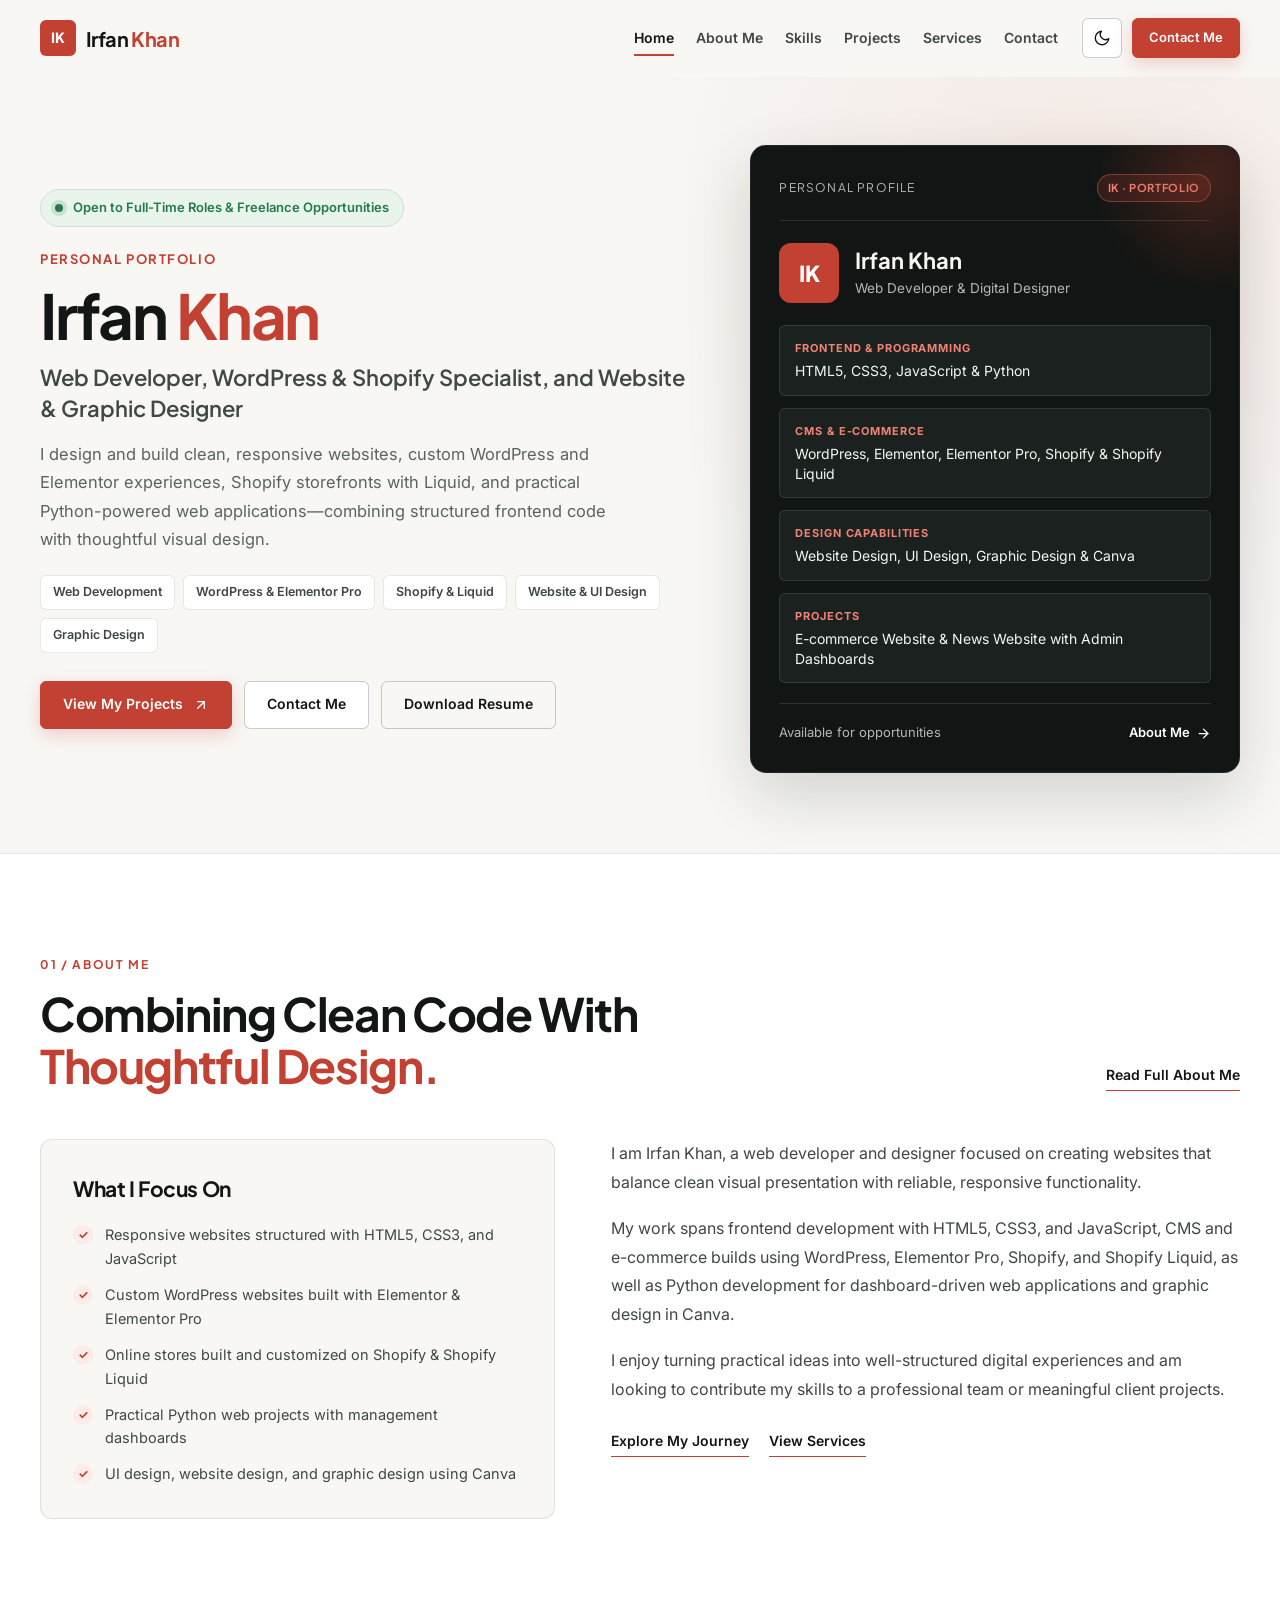
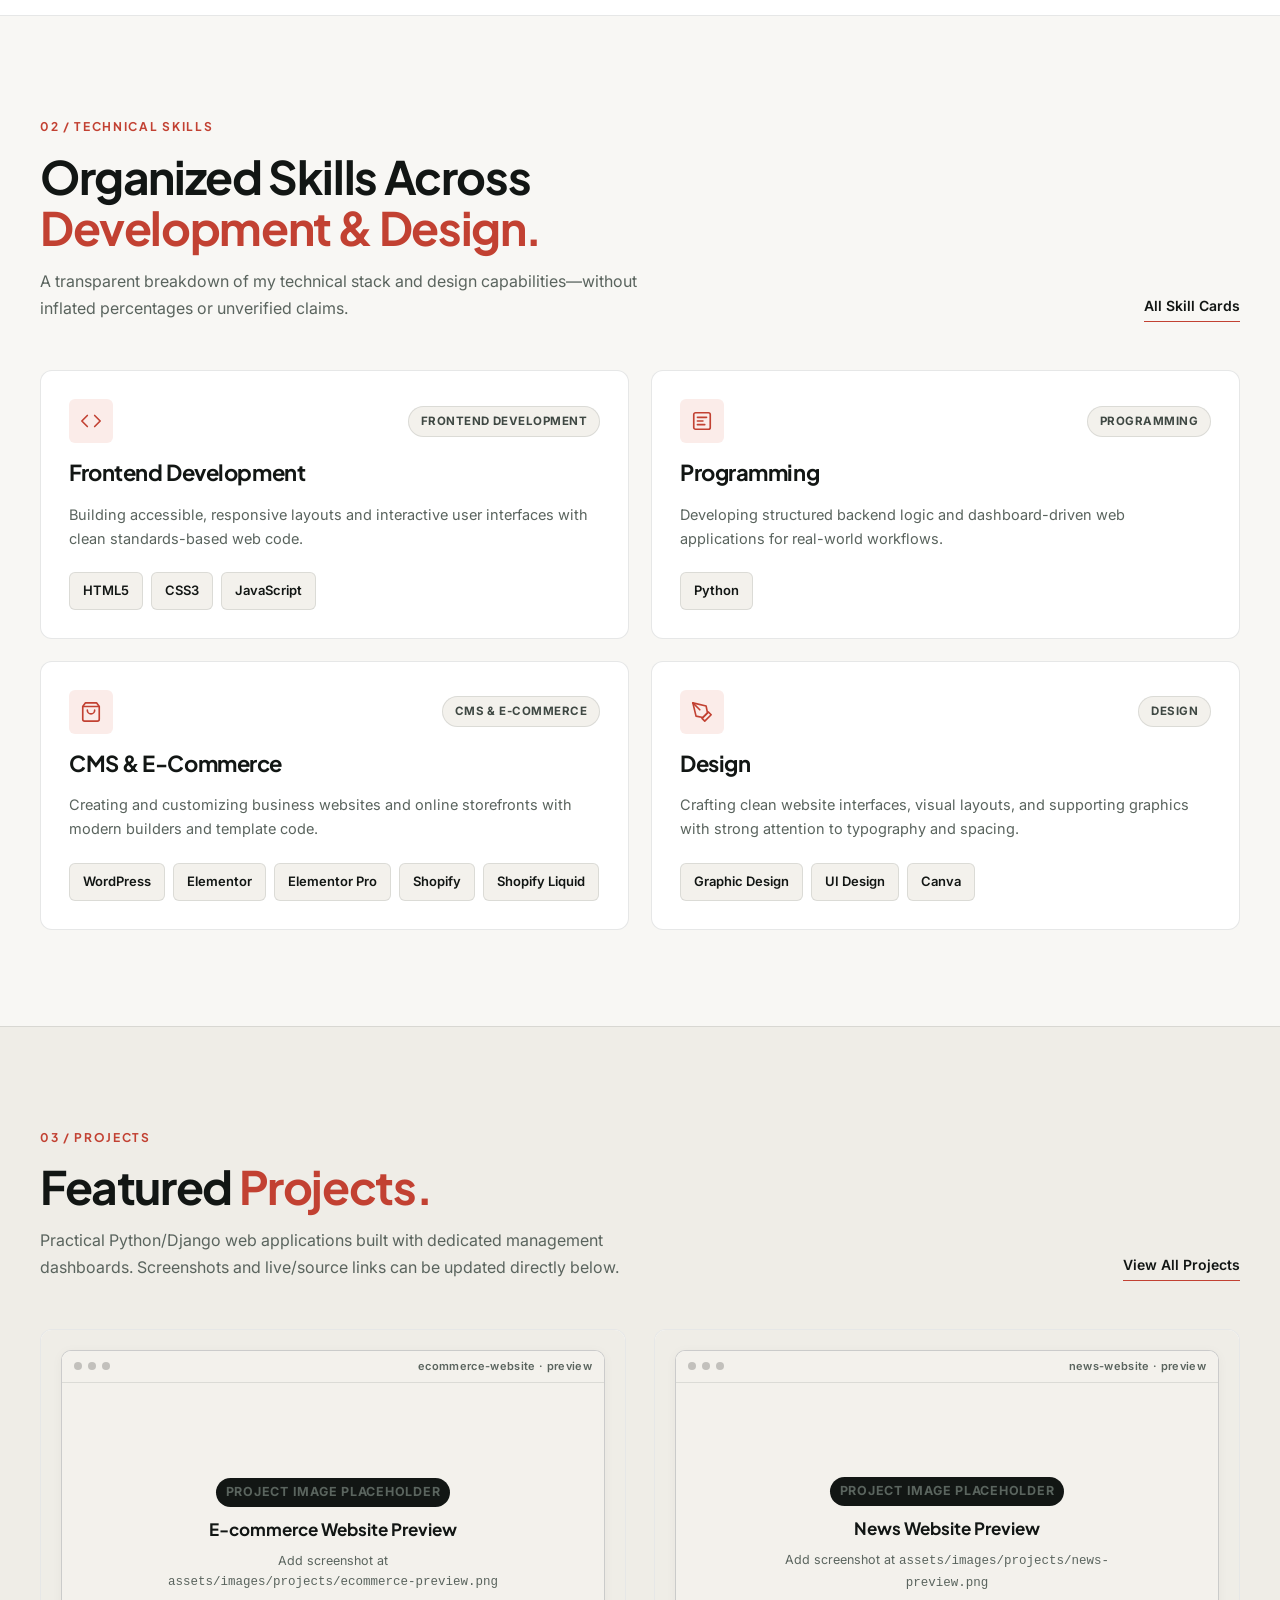
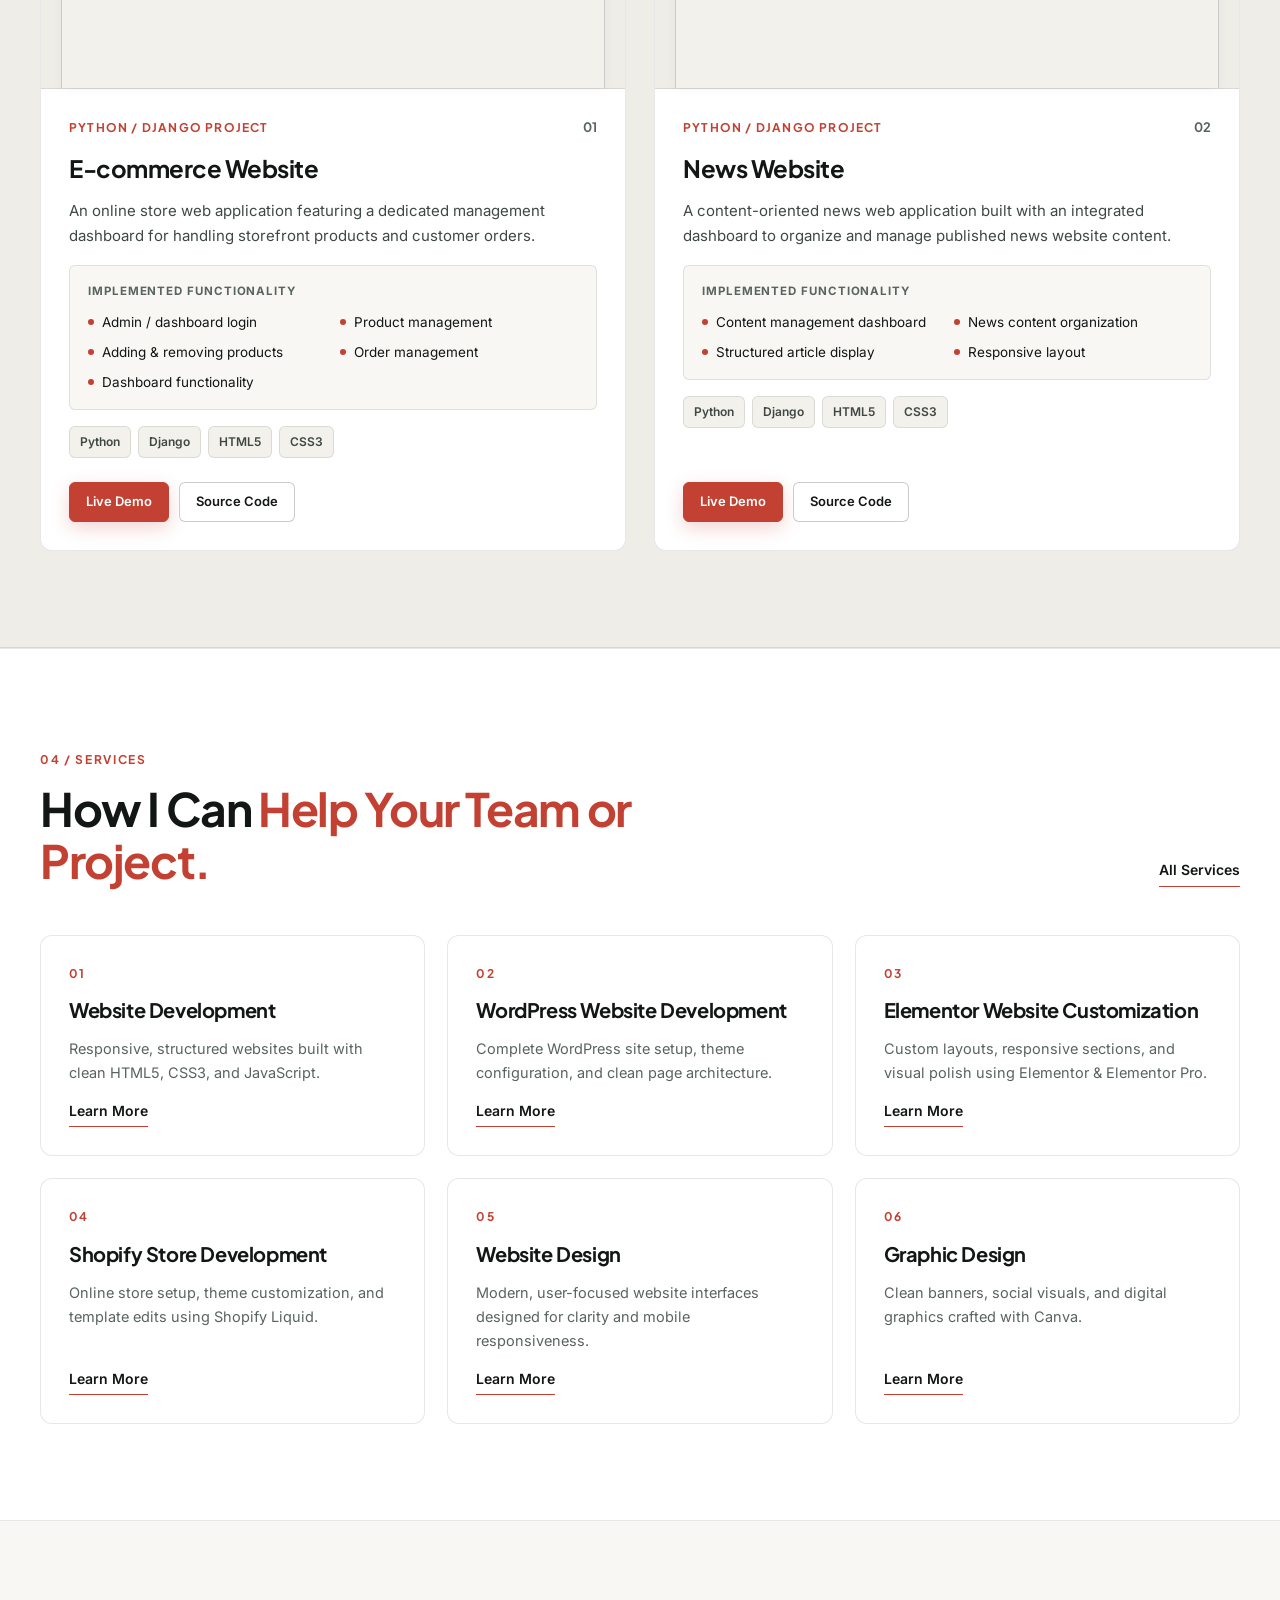
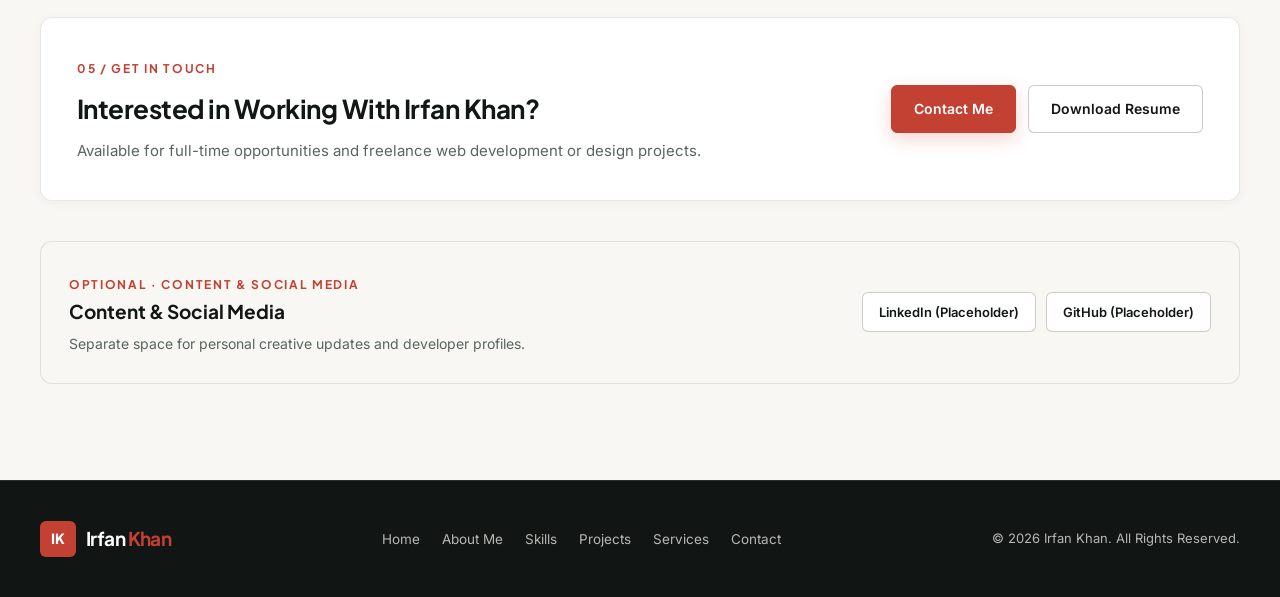
<file: home.html>
<!DOCTYPE html>
<html lang="en">

<head>
    <meta charset="UTF-8">
    <meta http-equiv="refresh" content="0; url=index.html">
    <meta name="viewport" content="width=device-width, initial-scale=1.0">
    <link rel="canonical" href="index.html">
    <title>Irfan Khan | Personal Portfolio</title>
    <script>window.location.replace("index.html");</script>
</head>

<body>
    <p>Redirecting to <a href="index.html">Irfan Khan | Personal Portfolio</a>...</p>
</body>

</html>
</file>
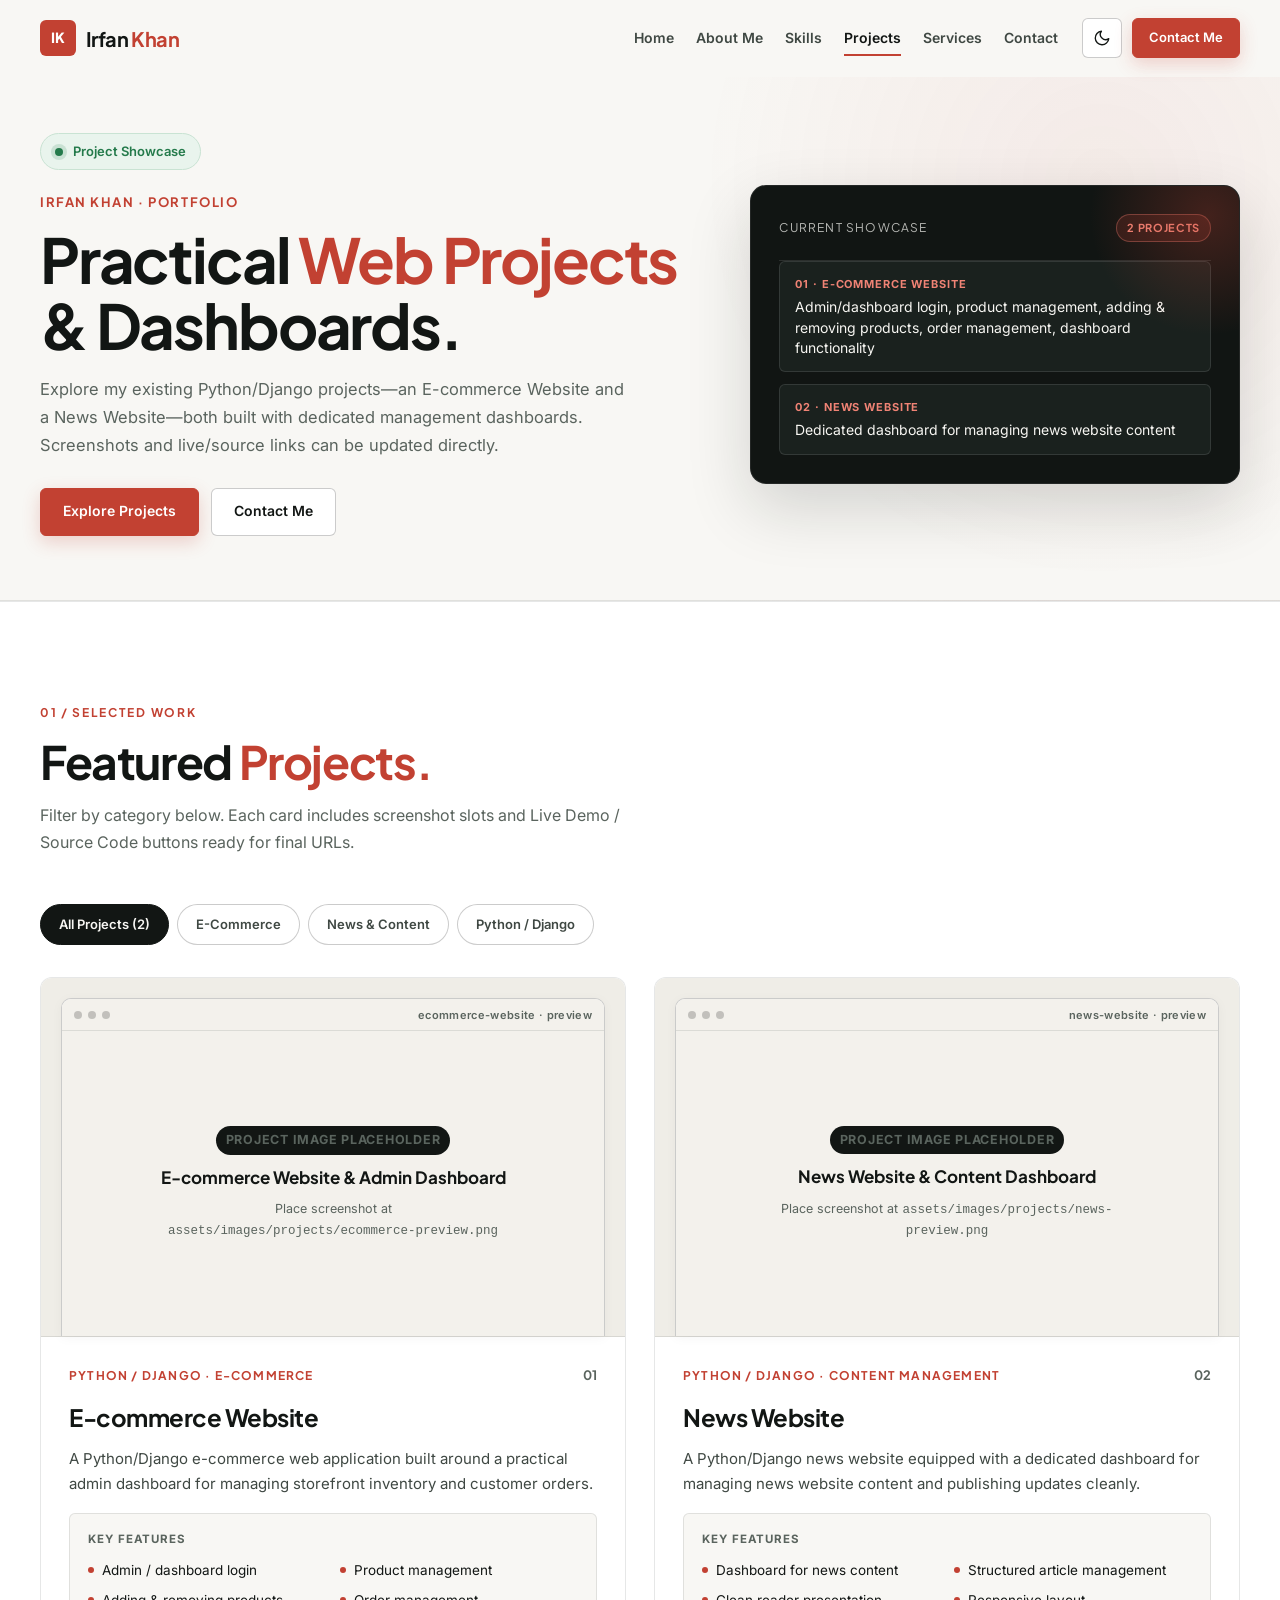
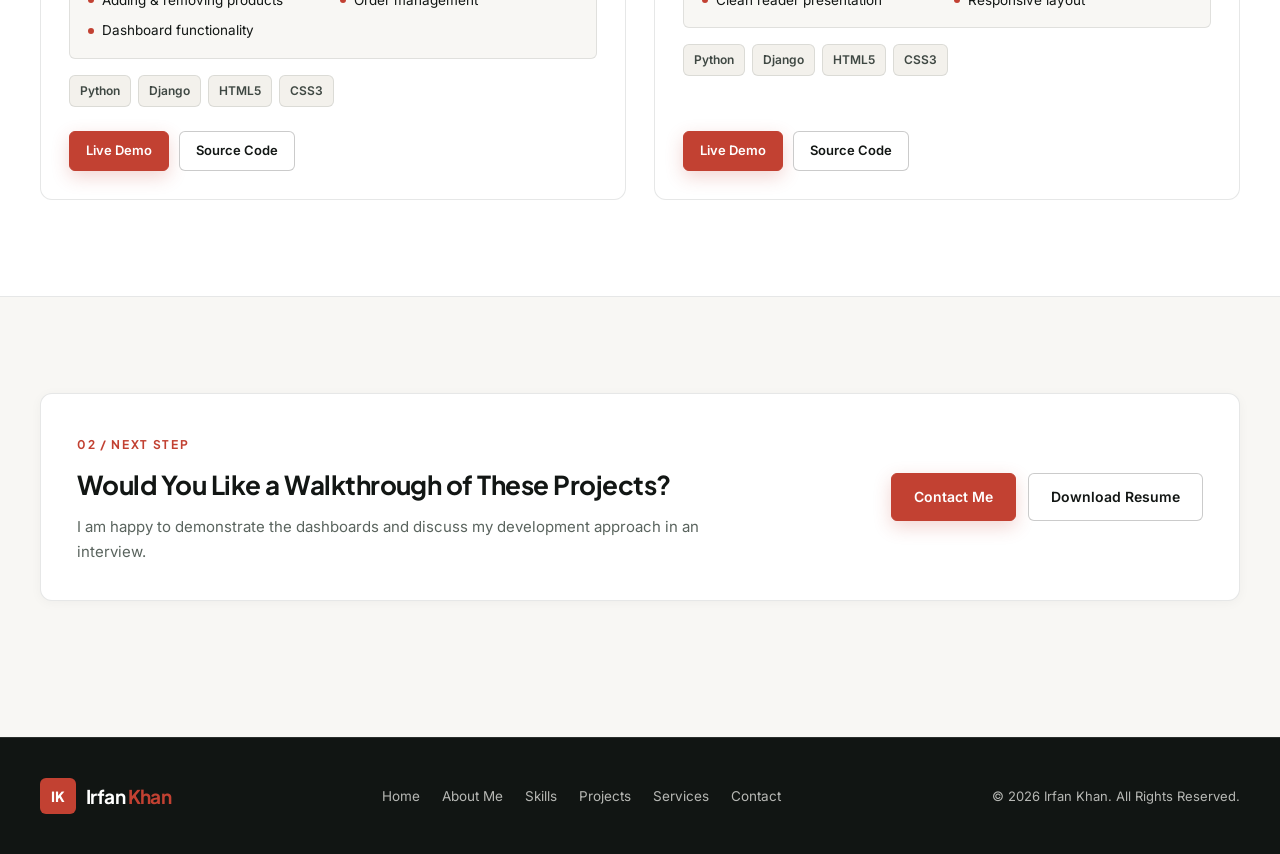
<file: projects.html>
<!DOCTYPE html>
<html lang="en">

<head>
    <meta charset="UTF-8">
    <meta name="viewport" content="width=device-width, initial-scale=1.0">
    <meta name="description"
        content="Projects by Irfan Khan: Python/Django E-commerce Website and News Website with management dashboards.">
    <meta name="author" content="Irfan Khan">

    <link rel="icon" type="image/svg+xml"
        href="data:image/svg+xml,%3Csvg xmlns='http://www.w3.org/2000/svg' viewBox='0 0 64 64'%3E%3Crect width='64' height='64' rx='12' fill='%23c24132'/%3E%3Ctext x='50%25' y='54%25' dominant-baseline='middle' text-anchor='middle' fill='%23ffffff' font-family='Arial, sans-serif' font-size='28' font-weight='700'%3EIK%3C/text%3E%3C/svg%3E">

    <title>Projects | Irfan Khan</title>

    <link rel="preconnect" href="https://fonts.googleapis.com">
    <link rel="preconnect" href="https://fonts.gstatic.com" crossorigin>
    <link
        href="https://fonts.googleapis.com/css2?family=Inter:wght@400;500;600;700&family=Plus+Jakarta+Sans:wght@500;600;700;800&display=swap"
        rel="stylesheet">

    <link rel="stylesheet" href="css/style.css">
    <script src="js/main.js" defer></script>
</head>

<body>
    <a href="#main-content" class="skip-link">Skip to main content</a>

    <!-- Header -->
    <header class="site-header" id="site-header">
        <div class="container navbar">
            <a href="index.html" class="logo" aria-label="Irfan Khan Home">
                <span class="logo-mark" aria-hidden="true">IK</span>
                <span class="logo-text">Irfan <span>Khan</span></span>
            </a>

            <button class="menu-toggle" id="menu-toggle" type="button" aria-label="Toggle navigation menu"
                aria-expanded="false" aria-controls="nav-menu">
                <span></span>
                <span></span>
            </button>

            <nav class="nav-menu" id="nav-menu" aria-label="Primary Navigation">
                <div class="nav-links">
                    <a href="index.html" class="nav-link">Home</a>
                    <a href="about.html" class="nav-link">About Me</a>
                    <a href="skills.html" class="nav-link">Skills</a>
                    <a href="projects.html" class="nav-link active" aria-current="page">Projects</a>
                    <a href="services.html" class="nav-link">Services</a>
                    <a href="contact.html" class="nav-link">Contact</a>
                </div>

                <div class="nav-actions">
                    <button class="theme-toggle" id="theme-toggle" type="button" aria-label="Switch to dark theme"
                        aria-pressed="false">
                        <svg class="icon-moon" viewBox="0 0 24 24" fill="none" stroke="currentColor" stroke-width="1.8"
                            stroke-linecap="round" stroke-linejoin="round" aria-hidden="true">
                            <path d="M21 12.79A9 9 0 1 1 11.21 3 7 7 0 0 0 21 12.79z"></path>
                        </svg>
                        <svg class="icon-sun" viewBox="0 0 24 24" fill="none" stroke="currentColor" stroke-width="1.8"
                            stroke-linecap="round" stroke-linejoin="round" aria-hidden="true">
                            <circle cx="12" cy="12" r="5"></circle>
                            <line x1="12" y1="1" x2="12" y2="3"></line>
                            <line x1="12" y1="21" x2="12" y2="23"></line>
                            <line x1="4.22" y1="4.22" x2="5.64" y2="5.64"></line>
                            <line x1="18.36" y1="18.36" x2="19.78" y2="19.78"></line>
                            <line x1="1" y1="12" x2="3" y2="12"></line>
                            <line x1="21" y1="12" x2="23" y2="12"></line>
                            <line x1="4.22" y1="19.78" x2="5.64" y2="18.36"></line>
                            <line x1="18.36" y1="5.64" x2="19.78" y2="4.22"></line>
                        </svg>
                    </button>

                    <a href="contact.html" class="btn btn-primary btn-sm">
                        Contact Me
                    </a>
                </div>
            </nav>
        </div>
    </header>

    <main id="main-content">
        <!-- Page Hero -->
        <section class="page-hero">
            <div class="container hero-grid">
                <div class="hero-content">
                    <div class="availability-badge">
                        <span class="availability-dot" aria-hidden="true"></span>
                        Project Showcase
                    </div>

                    <span class="hero-kicker">Irfan Khan &middot; Portfolio</span>

                    <h1 class="hero-title">
                        Practical <span class="accent-word">Web Projects</span> &amp; Dashboards.
                    </h1>

                    <p class="hero-description">
                        Explore my existing Python/Django projects—an E-commerce Website and a News Website—both
                        built with dedicated management dashboards. Screenshots and live/source links can be updated
                        directly.
                    </p>

                    <div class="hero-actions">
                        <a href="#project-gallery" class="btn btn-primary">Explore Projects</a>
                        <a href="contact.html" class="btn btn-secondary">Contact Me</a>
                    </div>
                </div>

                <aside class="profile-card" aria-label="Projects Summary">
                    <div class="profile-top">
                        <span>Current Showcase</span>
                        <span class="profile-badge">2 Projects</span>
                    </div>

                    <div class="profile-rows">
                        <div class="profile-row">
                            <span class="profile-row-label">01 &middot; E-commerce Website</span>
                            <p class="profile-row-value">Admin/dashboard login, product management, adding &amp;
                                removing products, order management, dashboard functionality</p>
                        </div>

                        <div class="profile-row">
                            <span class="profile-row-label">02 &middot; News Website</span>
                            <p class="profile-row-value">Dedicated dashboard for managing news website content</p>
                        </div>
                    </div>
                </aside>
            </div>
        </section>

        <!-- Project Gallery -->
        <section class="section section-surface" id="project-gallery">
            <div class="container">
                <div class="section-header" data-reveal>
                    <div class="section-header-copy">
                        <span class="eyebrow">01 / Selected Work</span>
                        <h2 class="section-title">Featured <span>Projects.</span></h2>
                        <p class="section-lead">
                            Filter by category below. Each card includes screenshot slots and Live Demo / Source Code
                            buttons ready for final URLs.
                        </p>
                    </div>
                </div>

                <!-- Filters -->
                <div class="project-filters" role="group" aria-label="Filter projects by category">
                    <button class="filter-btn active" type="button" data-filter="all" aria-pressed="true">
                        All Projects (2)
                    </button>
                    <button class="filter-btn" type="button" data-filter="ecommerce" aria-pressed="false">
                        E-Commerce
                    </button>
                    <button class="filter-btn" type="button" data-filter="news" aria-pressed="false">
                        News &amp; Content
                    </button>
                    <button class="filter-btn" type="button" data-filter="python" aria-pressed="false">
                        Python / Django
                    </button>
                </div>

                <div class="projects-grid">
                    <!-- Project 1: E-commerce Website -->
                    <article class="project-card" data-category="ecommerce python" data-reveal>
                        <div class="project-preview">
                            <div class="browser-frame">
                                <div class="browser-bar">
                                    <div class="browser-dots" aria-hidden="true">
                                        <span></span><span></span><span></span>
                                    </div>
                                    <span class="browser-label">ecommerce-website &middot; preview</span>
                                </div>
                                <div class="screenshot-slot">
                                    <span class="screenshot-slot-badge">Project Image Placeholder</span>
                                    <strong>E-commerce Website &amp; Admin Dashboard</strong>
                                    <span>Place screenshot at <code>assets/images/projects/ecommerce-preview.png</code></span>
                                </div>
                            </div>
                        </div>

                        <div class="project-body">
                            <div class="project-meta">
                                <span class="project-type">Python / Django &middot; E-Commerce</span>
                                <span class="project-index">01</span>
                            </div>

                            <h2 class="project-title">E-commerce Website</h2>

                            <p class="project-summary">
                                A Python/Django e-commerce web application built around a practical admin dashboard for
                                managing storefront inventory and customer orders.
                            </p>

                            <div class="project-features">
                                <span class="project-features-title">Key Features</span>
                                <ul>
                                    <li>Admin / dashboard login</li>
                                    <li>Product management</li>
                                    <li>Adding &amp; removing products</li>
                                    <li>Order management</li>
                                    <li>Dashboard functionality</li>
                                </ul>
                            </div>

                            <div class="project-stack" aria-label="Technologies used">
                                <span>Python</span>
                                <span>Django</span>
                                <span>HTML5</span>
                                <span>CSS3</span>
                            </div>

                            <div class="project-actions">
                                <a href="#project-gallery" class="btn btn-primary btn-sm"
                                    data-placeholder-notice="Live Demo placeholder: Add the deployed URL when available.">
                                    Live Demo
                                </a>
                                <a href="#project-gallery" class="btn btn-secondary btn-sm"
                                    data-placeholder-notice="Source Code placeholder: Add the GitHub repository URL when ready.">
                                    Source Code
                                </a>
                            </div>
                        </div>
                    </article>

                    <!-- Project 2: News Website -->
                    <article class="project-card" data-category="news python" data-reveal>
                        <div class="project-preview">
                            <div class="browser-frame">
                                <div class="browser-bar">
                                    <div class="browser-dots" aria-hidden="true">
                                        <span></span><span></span><span></span>
                                    </div>
                                    <span class="browser-label">news-website &middot; preview</span>
                                </div>
                                <div class="screenshot-slot">
                                    <span class="screenshot-slot-badge">Project Image Placeholder</span>
                                    <strong>News Website &amp; Content Dashboard</strong>
                                    <span>Place screenshot at <code>assets/images/projects/news-preview.png</code></span>
                                </div>
                            </div>
                        </div>

                        <div class="project-body">
                            <div class="project-meta">
                                <span class="project-type">Python / Django &middot; Content Management</span>
                                <span class="project-index">02</span>
                            </div>

                            <h2 class="project-title">News Website</h2>

                            <p class="project-summary">
                                A Python/Django news website equipped with a dedicated dashboard for managing news
                                website content and publishing updates cleanly.
                            </p>

                            <div class="project-features">
                                <span class="project-features-title">Key Features</span>
                                <ul>
                                    <li>Dashboard for news content</li>
                                    <li>Structured article management</li>
                                    <li>Clean reader presentation</li>
                                    <li>Responsive layout</li>
                                </ul>
                            </div>

                            <div class="project-stack" aria-label="Technologies used">
                                <span>Python</span>
                                <span>Django</span>
                                <span>HTML5</span>
                                <span>CSS3</span>
                            </div>

                            <div class="project-actions">
                                <a href="#project-gallery" class="btn btn-primary btn-sm"
                                    data-placeholder-notice="Live Demo placeholder: Add the deployed URL when available.">
                                    Live Demo
                                </a>
                                <a href="#project-gallery" class="btn btn-secondary btn-sm"
                                    data-placeholder-notice="Source Code placeholder: Add the GitHub repository URL when ready.">
                                    Source Code
                                </a>
                            </div>
                        </div>
                    </article>
                </div>

                <!-- Empty State -->
                <div class="project-empty" id="project-empty" hidden>
                    <h3>No projects match this filter.</h3>
                    <p>Select "All Projects" to view all available work.</p>
                </div>
            </div>
        </section>

        <!-- CTA -->
        <section class="section">
            <div class="container">
                <div class="cta-banner" data-reveal>
                    <div class="cta-banner-copy">
                        <span class="eyebrow">02 / Next Step</span>
                        <h3>Would You Like a Walkthrough of These Projects?</h3>
                        <p>
                            I am happy to demonstrate the dashboards and discuss my development approach in an
                            interview.
                        </p>
                    </div>
                    <div class="cta-banner-actions">
                        <a href="contact.html" class="btn btn-primary">Contact Me</a>
                        <a href="assets/resume/Irfan-Khan-Resume.pdf" class="btn btn-secondary" data-resume-download
                            download>Download Resume</a>
                    </div>
                </div>
            </div>
        </section>
    </main>

    <!-- Footer -->
    <footer class="site-footer">
        <div class="container footer-inner">
            <a href="index.html" class="logo" aria-label="Irfan Khan Home">
                <span class="logo-mark" aria-hidden="true">IK</span>
                <span class="logo-text">Irfan <span>Khan</span></span>
            </a>

            <nav class="footer-nav" aria-label="Footer Navigation">
                <a href="index.html">Home</a>
                <a href="about.html">About Me</a>
                <a href="skills.html">Skills</a>
                <a href="projects.html">Projects</a>
                <a href="services.html">Services</a>
                <a href="contact.html">Contact</a>
            </nav>

            <p class="footer-copy">
                &copy; 2026 Irfan Khan. All Rights Reserved.
            </p>
        </div>
    </footer>
</body>

</html>
</file>
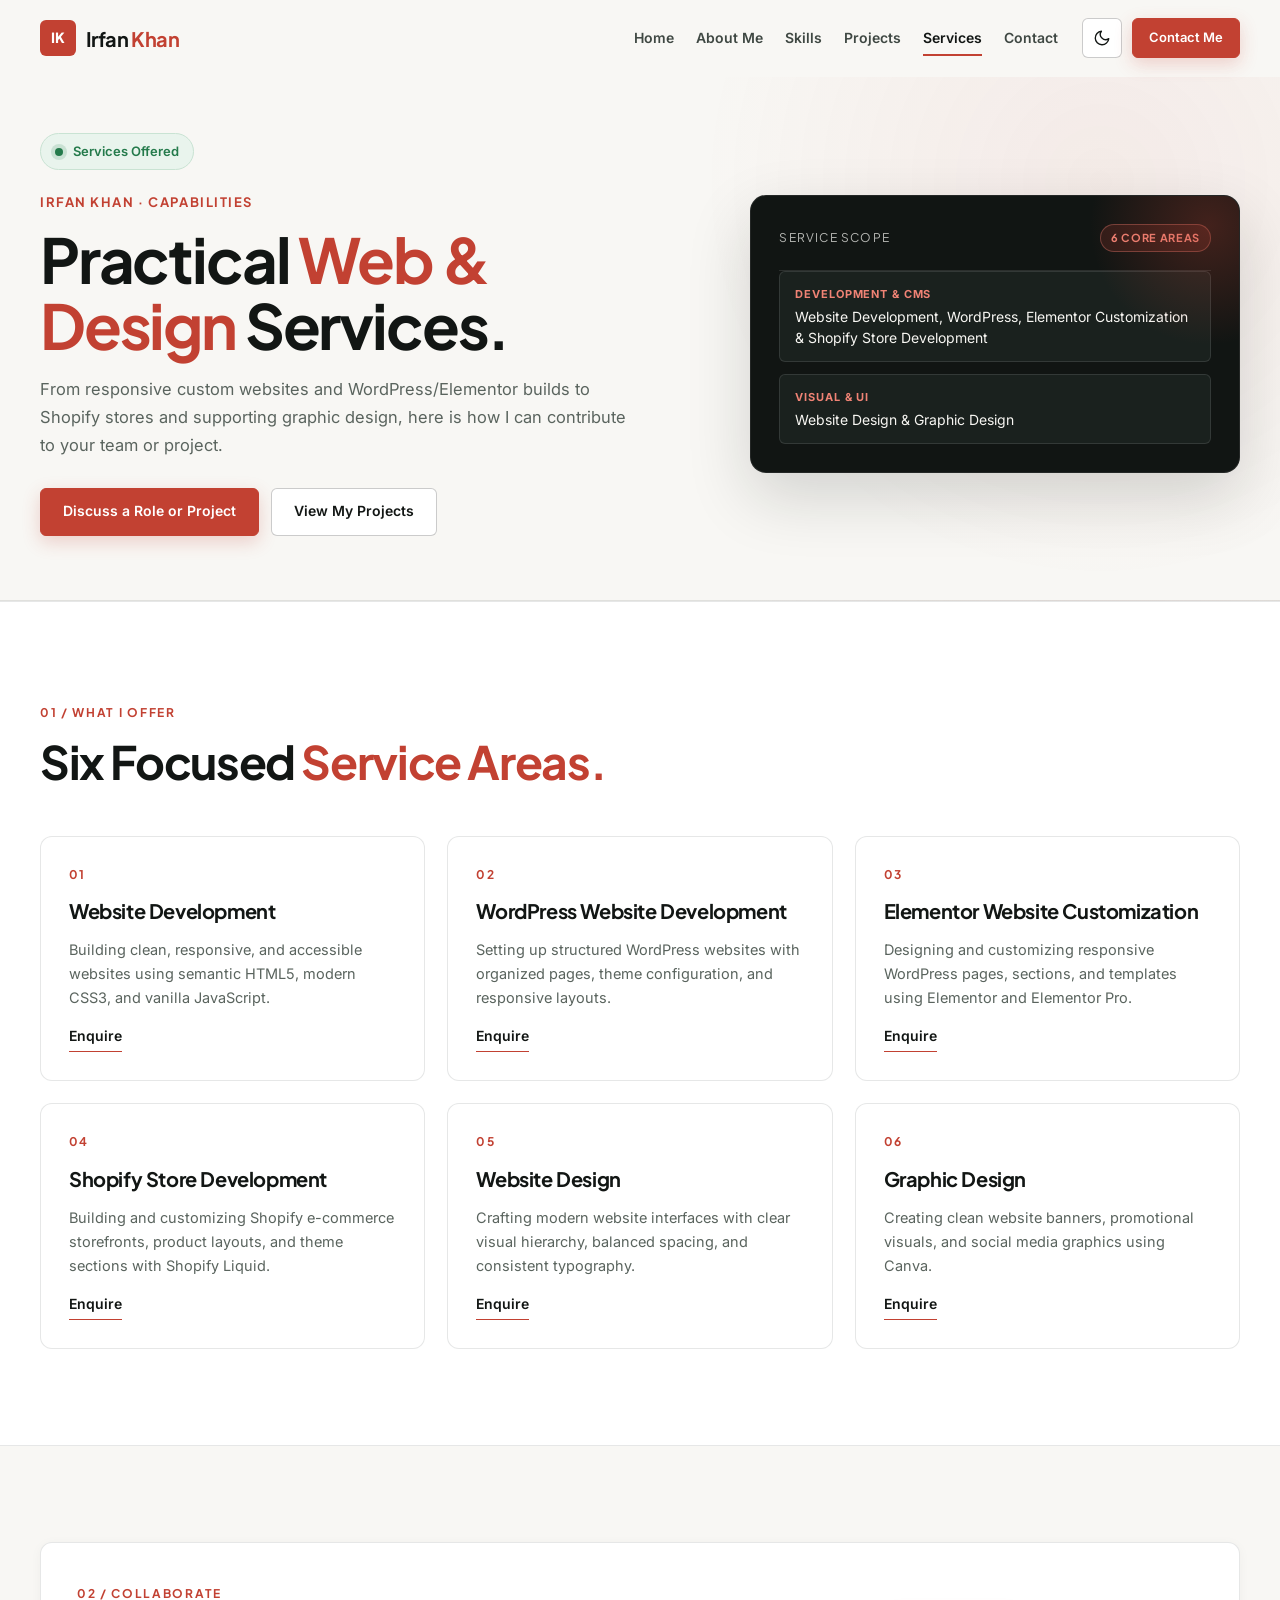
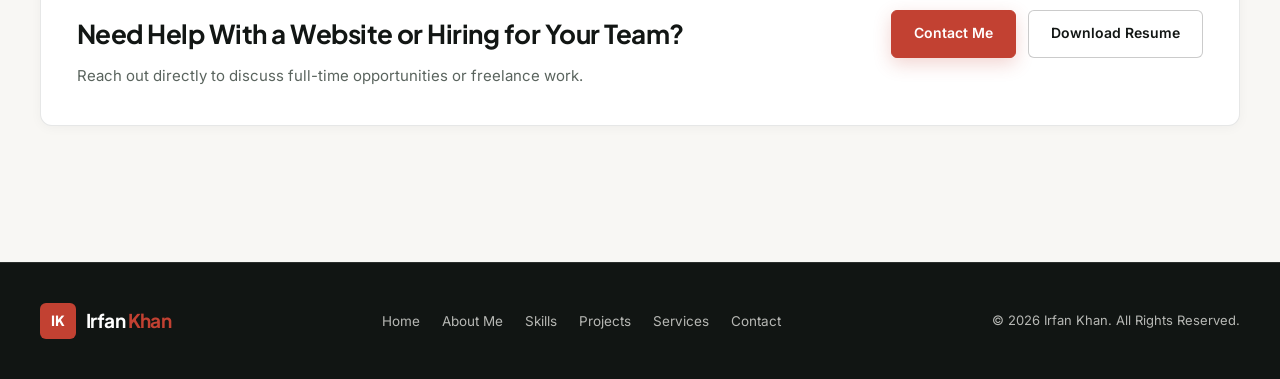
<file: services.html>
<!DOCTYPE html>
<html lang="en">

<head>
    <meta charset="UTF-8">
    <meta name="viewport" content="width=device-width, initial-scale=1.0">
    <meta name="description"
        content="Services offered by Irfan Khan: Website Development, WordPress Website Development, Elementor Customization, Shopify Store Development, Website Design, and Graphic Design.">
    <meta name="author" content="Irfan Khan">

    <link rel="icon" type="image/svg+xml"
        href="data:image/svg+xml,%3Csvg xmlns='http://www.w3.org/2000/svg' viewBox='0 0 64 64'%3E%3Crect width='64' height='64' rx='12' fill='%23c24132'/%3E%3Ctext x='50%25' y='54%25' dominant-baseline='middle' text-anchor='middle' fill='%23ffffff' font-family='Arial, sans-serif' font-size='28' font-weight='700'%3EIK%3C/text%3E%3C/svg%3E">

    <title>Services | Irfan Khan</title>

    <link rel="preconnect" href="https://fonts.googleapis.com">
    <link rel="preconnect" href="https://fonts.gstatic.com" crossorigin>
    <link
        href="https://fonts.googleapis.com/css2?family=Inter:wght@400;500;600;700&family=Plus+Jakarta+Sans:wght@500;600;700;800&display=swap"
        rel="stylesheet">

    <link rel="stylesheet" href="css/style.css">
    <script src="js/main.js" defer></script>
</head>

<body>
    <a href="#main-content" class="skip-link">Skip to main content</a>

    <!-- Header -->
    <header class="site-header" id="site-header">
        <div class="container navbar">
            <a href="index.html" class="logo" aria-label="Irfan Khan Home">
                <span class="logo-mark" aria-hidden="true">IK</span>
                <span class="logo-text">Irfan <span>Khan</span></span>
            </a>

            <button class="menu-toggle" id="menu-toggle" type="button" aria-label="Toggle navigation menu"
                aria-expanded="false" aria-controls="nav-menu">
                <span></span>
                <span></span>
            </button>

            <nav class="nav-menu" id="nav-menu" aria-label="Primary Navigation">
                <div class="nav-links">
                    <a href="index.html" class="nav-link">Home</a>
                    <a href="about.html" class="nav-link">About Me</a>
                    <a href="skills.html" class="nav-link">Skills</a>
                    <a href="projects.html" class="nav-link">Projects</a>
                    <a href="services.html" class="nav-link active" aria-current="page">Services</a>
                    <a href="contact.html" class="nav-link">Contact</a>
                </div>

                <div class="nav-actions">
                    <button class="theme-toggle" id="theme-toggle" type="button" aria-label="Switch to dark theme"
                        aria-pressed="false">
                        <svg class="icon-moon" viewBox="0 0 24 24" fill="none" stroke="currentColor" stroke-width="1.8"
                            stroke-linecap="round" stroke-linejoin="round" aria-hidden="true">
                            <path d="M21 12.79A9 9 0 1 1 11.21 3 7 7 0 0 0 21 12.79z"></path>
                        </svg>
                        <svg class="icon-sun" viewBox="0 0 24 24" fill="none" stroke="currentColor" stroke-width="1.8"
                            stroke-linecap="round" stroke-linejoin="round" aria-hidden="true">
                            <circle cx="12" cy="12" r="5"></circle>
                            <line x1="12" y1="1" x2="12" y2="3"></line>
                            <line x1="12" y1="21" x2="12" y2="23"></line>
                            <line x1="4.22" y1="4.22" x2="5.64" y2="5.64"></line>
                            <line x1="18.36" y1="18.36" x2="19.78" y2="19.78"></line>
                            <line x1="1" y1="12" x2="3" y2="12"></line>
                            <line x1="21" y1="12" x2="23" y2="12"></line>
                            <line x1="4.22" y1="19.78" x2="5.64" y2="18.36"></line>
                            <line x1="18.36" y1="5.64" x2="19.78" y2="4.22"></line>
                        </svg>
                    </button>

                    <a href="contact.html" class="btn btn-primary btn-sm">
                        Contact Me
                    </a>
                </div>
            </nav>
        </div>
    </header>

    <main id="main-content">
        <!-- Page Hero -->
        <section class="page-hero">
            <div class="container hero-grid">
                <div class="hero-content">
                    <div class="availability-badge">
                        <span class="availability-dot" aria-hidden="true"></span>
                        Services Offered
                    </div>

                    <span class="hero-kicker">Irfan Khan &middot; Capabilities</span>

                    <h1 class="hero-title">
                        Practical <span class="accent-word">Web &amp; Design</span> Services.
                    </h1>

                    <p class="hero-description">
                        From responsive custom websites and WordPress/Elementor builds to Shopify stores and
                        supporting graphic design, here is how I can contribute to your team or project.
                    </p>

                    <div class="hero-actions">
                        <a href="contact.html" class="btn btn-primary">Discuss a Role or Project</a>
                        <a href="projects.html" class="btn btn-secondary">View My Projects</a>
                    </div>
                </div>

                <aside class="profile-card" aria-label="Services Summary">
                    <div class="profile-top">
                        <span>Service Scope</span>
                        <span class="profile-badge">6 Core Areas</span>
                    </div>

                    <div class="profile-rows">
                        <div class="profile-row">
                            <span class="profile-row-label">Development &amp; CMS</span>
                            <p class="profile-row-value">Website Development, WordPress, Elementor Customization &amp;
                                Shopify Store Development</p>
                        </div>

                        <div class="profile-row">
                            <span class="profile-row-label">Visual &amp; UI</span>
                            <p class="profile-row-value">Website Design &amp; Graphic Design</p>
                        </div>
                    </div>
                </aside>
            </div>
        </section>

        <!-- Services Grid -->
        <section class="section section-surface">
            <div class="container">
                <div class="section-header" data-reveal>
                    <div class="section-header-copy">
                        <span class="eyebrow">01 / What I Offer</span>
                        <h2 class="section-title">Six Focused <span>Service Areas.</span></h2>
                    </div>
                </div>

                <div class="services-grid">
                    <article class="service-card" data-reveal>
                        <span class="service-num">01</span>
                        <h3>Website Development</h3>
                        <p>
                            Building clean, responsive, and accessible websites using semantic HTML5, modern CSS3,
                            and vanilla JavaScript.
                        </p>
                        <a href="contact.html" class="text-link">Enquire</a>
                    </article>

                    <article class="service-card" data-reveal>
                        <span class="service-num">02</span>
                        <h3>WordPress Website Development</h3>
                        <p>
                            Setting up structured WordPress websites with organized pages, theme configuration, and
                            responsive layouts.
                        </p>
                        <a href="contact.html" class="text-link">Enquire</a>
                    </article>

                    <article class="service-card" data-reveal>
                        <span class="service-num">03</span>
                        <h3>Elementor Website Customization</h3>
                        <p>
                            Designing and customizing responsive WordPress pages, sections, and templates using
                            Elementor and Elementor Pro.
                        </p>
                        <a href="contact.html" class="text-link">Enquire</a>
                    </article>

                    <article class="service-card" data-reveal>
                        <span class="service-num">04</span>
                        <h3>Shopify Store Development</h3>
                        <p>
                            Building and customizing Shopify e-commerce storefronts, product layouts, and theme
                            sections with Shopify Liquid.
                        </p>
                        <a href="contact.html" class="text-link">Enquire</a>
                    </article>

                    <article class="service-card" data-reveal>
                        <span class="service-num">05</span>
                        <h3>Website Design</h3>
                        <p>
                            Crafting modern website interfaces with clear visual hierarchy, balanced spacing, and
                            consistent typography.
                        </p>
                        <a href="contact.html" class="text-link">Enquire</a>
                    </article>

                    <article class="service-card" data-reveal>
                        <span class="service-num">06</span>
                        <h3>Graphic Design</h3>
                        <p>
                            Creating clean website banners, promotional visuals, and social media graphics using
                            Canva.
                        </p>
                        <a href="contact.html" class="text-link">Enquire</a>
                    </article>
                </div>
            </div>
        </section>

        <!-- CTA -->
        <section class="section">
            <div class="container">
                <div class="cta-banner" data-reveal>
                    <div class="cta-banner-copy">
                        <span class="eyebrow">02 / Collaborate</span>
                        <h3>Need Help With a Website or Hiring for Your Team?</h3>
                        <p>
                            Reach out directly to discuss full-time opportunities or freelance work.
                        </p>
                    </div>
                    <div class="cta-banner-actions">
                        <a href="contact.html" class="btn btn-primary">Contact Me</a>
                        <a href="assets/resume/Irfan-Khan-Resume.pdf" class="btn btn-secondary" data-resume-download
                            download>Download Resume</a>
                    </div>
                </div>
            </div>
        </section>
    </main>

    <!-- Footer -->
    <footer class="site-footer">
        <div class="container footer-inner">
            <a href="index.html" class="logo" aria-label="Irfan Khan Home">
                <span class="logo-mark" aria-hidden="true">IK</span>
                <span class="logo-text">Irfan <span>Khan</span></span>
            </a>

            <nav class="footer-nav" aria-label="Footer Navigation">
                <a href="index.html">Home</a>
                <a href="about.html">About Me</a>
                <a href="skills.html">Skills</a>
                <a href="projects.html">Projects</a>
                <a href="services.html">Services</a>
                <a href="contact.html">Contact</a>
            </nav>

            <p class="footer-copy">
                &copy; 2026 Irfan Khan. All Rights Reserved.
            </p>
        </div>
    </footer>
</body>

</html>
</file>
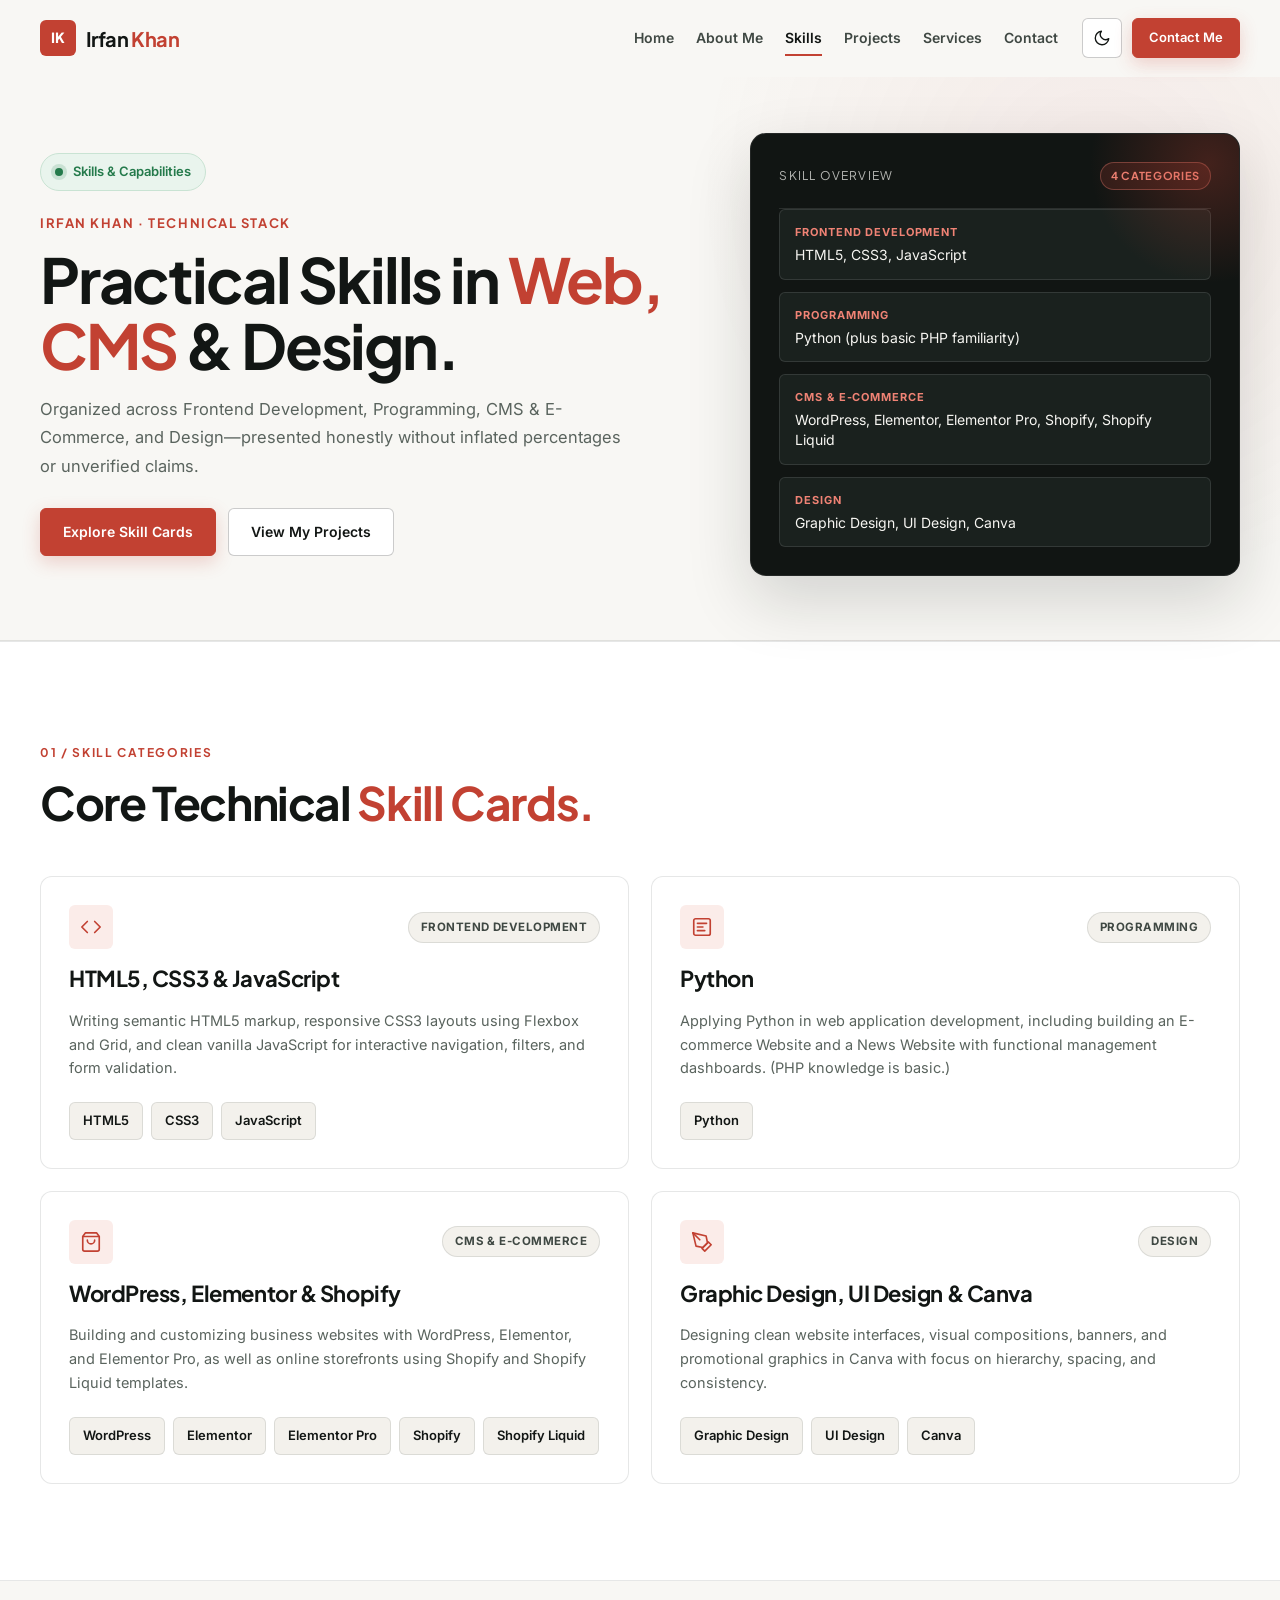
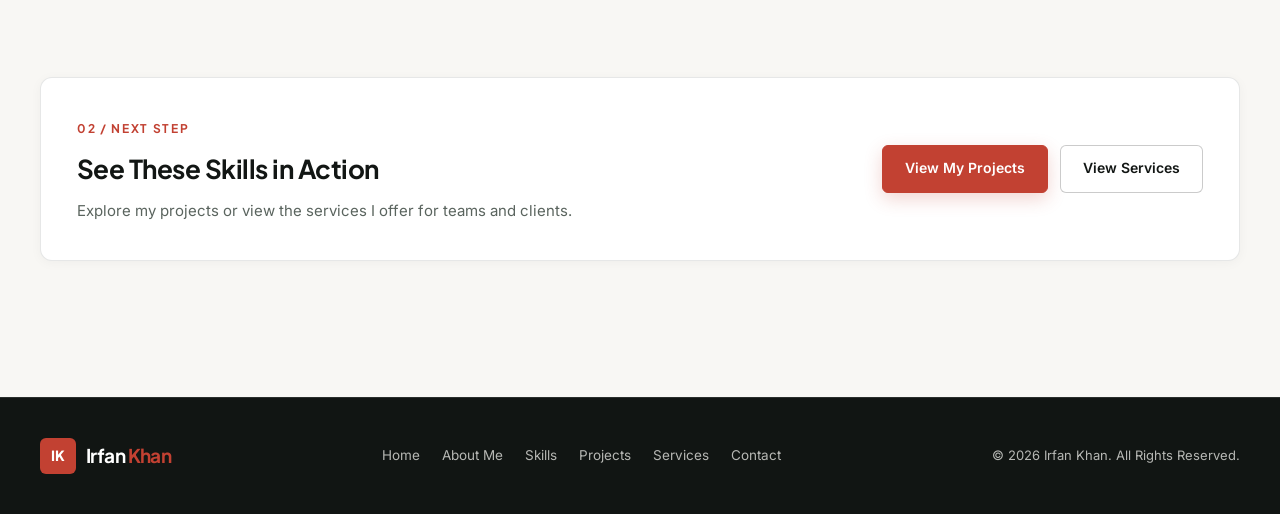
<file: skills.html>
<!DOCTYPE html>
<html lang="en">

<head>
    <meta charset="UTF-8">
    <meta name="viewport" content="width=device-width, initial-scale=1.0">
    <meta name="description"
        content="Technical skills of Irfan Khan: HTML5, CSS3, JavaScript, Python, WordPress, Elementor, Elementor Pro, Shopify, Shopify Liquid, Graphic Design, UI Design, and Canva.">
    <meta name="author" content="Irfan Khan">

    <link rel="icon" type="image/svg+xml"
        href="data:image/svg+xml,%3Csvg xmlns='http://www.w3.org/2000/svg' viewBox='0 0 64 64'%3E%3Crect width='64' height='64' rx='12' fill='%23c24132'/%3E%3Ctext x='50%25' y='54%25' dominant-baseline='middle' text-anchor='middle' fill='%23ffffff' font-family='Arial, sans-serif' font-size='28' font-weight='700'%3EIK%3C/text%3E%3C/svg%3E">

    <title>Skills | Irfan Khan</title>

    <link rel="preconnect" href="https://fonts.googleapis.com">
    <link rel="preconnect" href="https://fonts.gstatic.com" crossorigin>
    <link
        href="https://fonts.googleapis.com/css2?family=Inter:wght@400;500;600;700&family=Plus+Jakarta+Sans:wght@500;600;700;800&display=swap"
        rel="stylesheet">

    <link rel="stylesheet" href="css/style.css">
    <script src="js/main.js" defer></script>
</head>

<body>
    <a href="#main-content" class="skip-link">Skip to main content</a>

    <!-- Header -->
    <header class="site-header" id="site-header">
        <div class="container navbar">
            <a href="index.html" class="logo" aria-label="Irfan Khan Home">
                <span class="logo-mark" aria-hidden="true">IK</span>
                <span class="logo-text">Irfan <span>Khan</span></span>
            </a>

            <button class="menu-toggle" id="menu-toggle" type="button" aria-label="Toggle navigation menu"
                aria-expanded="false" aria-controls="nav-menu">
                <span></span>
                <span></span>
            </button>

            <nav class="nav-menu" id="nav-menu" aria-label="Primary Navigation">
                <div class="nav-links">
                    <a href="index.html" class="nav-link">Home</a>
                    <a href="about.html" class="nav-link">About Me</a>
                    <a href="skills.html" class="nav-link active" aria-current="page">Skills</a>
                    <a href="projects.html" class="nav-link">Projects</a>
                    <a href="services.html" class="nav-link">Services</a>
                    <a href="contact.html" class="nav-link">Contact</a>
                </div>

                <div class="nav-actions">
                    <button class="theme-toggle" id="theme-toggle" type="button" aria-label="Switch to dark theme"
                        aria-pressed="false">
                        <svg class="icon-moon" viewBox="0 0 24 24" fill="none" stroke="currentColor" stroke-width="1.8"
                            stroke-linecap="round" stroke-linejoin="round" aria-hidden="true">
                            <path d="M21 12.79A9 9 0 1 1 11.21 3 7 7 0 0 0 21 12.79z"></path>
                        </svg>
                        <svg class="icon-sun" viewBox="0 0 24 24" fill="none" stroke="currentColor" stroke-width="1.8"
                            stroke-linecap="round" stroke-linejoin="round" aria-hidden="true">
                            <circle cx="12" cy="12" r="5"></circle>
                            <line x1="12" y1="1" x2="12" y2="3"></line>
                            <line x1="12" y1="21" x2="12" y2="23"></line>
                            <line x1="4.22" y1="4.22" x2="5.64" y2="5.64"></line>
                            <line x1="18.36" y1="18.36" x2="19.78" y2="19.78"></line>
                            <line x1="1" y1="12" x2="3" y2="12"></line>
                            <line x1="21" y1="12" x2="23" y2="12"></line>
                            <line x1="4.22" y1="19.78" x2="5.64" y2="18.36"></line>
                            <line x1="18.36" y1="5.64" x2="19.78" y2="4.22"></line>
                        </svg>
                    </button>

                    <a href="contact.html" class="btn btn-primary btn-sm">
                        Contact Me
                    </a>
                </div>
            </nav>
        </div>
    </header>

    <main id="main-content">
        <!-- Page Hero -->
        <section class="page-hero">
            <div class="container hero-grid">
                <div class="hero-content">
                    <div class="availability-badge">
                        <span class="availability-dot" aria-hidden="true"></span>
                        Skills &amp; Capabilities
                    </div>

                    <span class="hero-kicker">Irfan Khan &middot; Technical Stack</span>

                    <h1 class="hero-title">
                        Practical Skills in <span class="accent-word">Web, CMS</span> &amp; Design.
                    </h1>

                    <p class="hero-description">
                        Organized across Frontend Development, Programming, CMS &amp; E-Commerce, and Design—presented
                        honestly without inflated percentages or unverified claims.
                    </p>

                    <div class="hero-actions">
                        <a href="#skill-cards" class="btn btn-primary">Explore Skill Cards</a>
                        <a href="projects.html" class="btn btn-secondary">View My Projects</a>
                    </div>
                </div>

                <aside class="profile-card" aria-label="Skill Categories Summary">
                    <div class="profile-top">
                        <span>Skill Overview</span>
                        <span class="profile-badge">4 Categories</span>
                    </div>

                    <div class="profile-rows">
                        <div class="profile-row">
                            <span class="profile-row-label">Frontend Development</span>
                            <p class="profile-row-value">HTML5, CSS3, JavaScript</p>
                        </div>

                        <div class="profile-row">
                            <span class="profile-row-label">Programming</span>
                            <p class="profile-row-value">Python (plus basic PHP familiarity)</p>
                        </div>

                        <div class="profile-row">
                            <span class="profile-row-label">CMS &amp; E-Commerce</span>
                            <p class="profile-row-value">WordPress, Elementor, Elementor Pro, Shopify, Shopify Liquid</p>
                        </div>

                        <div class="profile-row">
                            <span class="profile-row-label">Design</span>
                            <p class="profile-row-value">Graphic Design, UI Design, Canva</p>
                        </div>
                    </div>
                </aside>
            </div>
        </section>

        <!-- Skill Cards -->
        <section class="section section-surface" id="skill-cards">
            <div class="container">
                <div class="section-header" data-reveal>
                    <div class="section-header-copy">
                        <span class="eyebrow">01 / Skill Categories</span>
                        <h2 class="section-title">Core Technical <span>Skill Cards.</span></h2>
                    </div>
                </div>

                <div class="skills-grid">
                    <!-- Frontend Development -->
                    <article class="skill-card" data-reveal>
                        <div class="skill-card-head">
                            <div class="skill-card-icon" aria-hidden="true">
                                <svg viewBox="0 0 24 24" fill="none" stroke="currentColor" stroke-width="1.8"
                                    stroke-linecap="round" stroke-linejoin="round">
                                    <polyline points="16 18 22 12 16 6"></polyline>
                                    <polyline points="8 6 2 12 8 18"></polyline>
                                </svg>
                            </div>
                            <span class="skill-tier-badge">Frontend Development</span>
                        </div>
                        <h3>HTML5, CSS3 &amp; JavaScript</h3>
                        <p>
                            Writing semantic HTML5 markup, responsive CSS3 layouts using Flexbox and Grid, and clean
                            vanilla JavaScript for interactive navigation, filters, and form validation.
                        </p>
                        <div class="skill-tags">
                            <span class="skill-tag">HTML5</span>
                            <span class="skill-tag">CSS3</span>
                            <span class="skill-tag">JavaScript</span>
                        </div>
                    </article>

                    <!-- Programming -->
                    <article class="skill-card" data-reveal>
                        <div class="skill-card-head">
                            <div class="skill-card-icon" aria-hidden="true">
                                <svg viewBox="0 0 24 24" fill="none" stroke="currentColor" stroke-width="1.8"
                                    stroke-linecap="round" stroke-linejoin="round">
                                    <rect x="3" y="3" width="18" height="18" rx="2"></rect>
                                    <path d="M7 8h10"></path>
                                    <path d="M7 12h6"></path>
                                    <path d="M7 16h8"></path>
                                </svg>
                            </div>
                            <span class="skill-tier-badge">Programming</span>
                        </div>
                        <h3>Python</h3>
                        <p>
                            Applying Python in web application development, including building an E-commerce Website
                            and a News Website with functional management dashboards. (PHP knowledge is basic.)
                        </p>
                        <div class="skill-tags">
                            <span class="skill-tag">Python</span>
                        </div>
                    </article>

                    <!-- CMS & E-Commerce -->
                    <article class="skill-card" data-reveal>
                        <div class="skill-card-head">
                            <div class="skill-card-icon" aria-hidden="true">
                                <svg viewBox="0 0 24 24" fill="none" stroke="currentColor" stroke-width="1.8"
                                    stroke-linecap="round" stroke-linejoin="round">
                                    <path d="M6 2 3 6v14a2 2 0 0 0 2 2h14a2 2 0 0 0 2-2V6l-3-4z"></path>
                                    <line x1="3" y1="6" x2="21" y2="6"></line>
                                    <path d="M16 10a4 4 0 0 1-8 0"></path>
                                </svg>
                            </div>
                            <span class="skill-tier-badge">CMS &amp; E-Commerce</span>
                        </div>
                        <h3>WordPress, Elementor &amp; Shopify</h3>
                        <p>
                            Building and customizing business websites with WordPress, Elementor, and Elementor Pro,
                            as well as online storefronts using Shopify and Shopify Liquid templates.
                        </p>
                        <div class="skill-tags">
                            <span class="skill-tag">WordPress</span>
                            <span class="skill-tag">Elementor</span>
                            <span class="skill-tag">Elementor Pro</span>
                            <span class="skill-tag">Shopify</span>
                            <span class="skill-tag">Shopify Liquid</span>
                        </div>
                    </article>

                    <!-- Design -->
                    <article class="skill-card" data-reveal>
                        <div class="skill-card-head">
                            <div class="skill-card-icon" aria-hidden="true">
                                <svg viewBox="0 0 24 24" fill="none" stroke="currentColor" stroke-width="1.8"
                                    stroke-linecap="round" stroke-linejoin="round">
                                    <path d="M12 19l7-7 3 3-7 7-3-3z"></path>
                                    <path d="M18 13l-1.5-7.5L2 2l3.5 14.5L13 18l5-5z"></path>
                                    <path d="M2 2l7.586 7.586"></path>
                                </svg>
                            </div>
                            <span class="skill-tier-badge">Design</span>
                        </div>
                        <h3>Graphic Design, UI Design &amp; Canva</h3>
                        <p>
                            Designing clean website interfaces, visual compositions, banners, and promotional graphics
                            in Canva with focus on hierarchy, spacing, and consistency.
                        </p>
                        <div class="skill-tags">
                            <span class="skill-tag">Graphic Design</span>
                            <span class="skill-tag">UI Design</span>
                            <span class="skill-tag">Canva</span>
                        </div>
                    </article>
                </div>
            </div>
        </section>

        <!-- CTA -->
        <section class="section">
            <div class="container">
                <div class="cta-banner" data-reveal>
                    <div class="cta-banner-copy">
                        <span class="eyebrow">02 / Next Step</span>
                        <h3>See These Skills in Action</h3>
                        <p>
                            Explore my projects or view the services I offer for teams and clients.
                        </p>
                    </div>
                    <div class="cta-banner-actions">
                        <a href="projects.html" class="btn btn-primary">View My Projects</a>
                        <a href="services.html" class="btn btn-secondary">View Services</a>
                    </div>
                </div>
            </div>
        </section>
    </main>

    <!-- Footer -->
    <footer class="site-footer">
        <div class="container footer-inner">
            <a href="index.html" class="logo" aria-label="Irfan Khan Home">
                <span class="logo-mark" aria-hidden="true">IK</span>
                <span class="logo-text">Irfan <span>Khan</span></span>
            </a>

            <nav class="footer-nav" aria-label="Footer Navigation">
                <a href="index.html">Home</a>
                <a href="about.html">About Me</a>
                <a href="skills.html">Skills</a>
                <a href="projects.html">Projects</a>
                <a href="services.html">Services</a>
                <a href="contact.html">Contact</a>
            </nav>

            <p class="footer-copy">
                &copy; 2026 Irfan Khan. All Rights Reserved.
            </p>
        </div>
    </footer>
</body>

</html>
</file>
<file: css/style.css>
/* ==========================================================================
   IRFAN KHAN — PERSONAL PORTFOLIO STYLESHEET
   Stack: Pure CSS3 (Custom Properties, Grid, Flexbox, Light/Dark Theme)
   ========================================================================== */

/* -------------------- 1. DESIGN TOKENS (LIGHT & DARK) -------------------- */

:root {
    color-scheme: light;

    /* Surface & Ink Palette (Light Mode) */
    --bg: #f8f7f4;
    --bg-alt: #efede7;
    --surface: #ffffff;
    --surface-subtle: #f3f1ec;
    --dark: #111513;
    --dark-elevated: #1a211e;
    --dark-border: rgba(255, 255, 255, 0.11);

    --ink: #121614;
    --ink-secondary: #3f4843;
    --muted: #5a645e;
    --ink-on-dark: #f7f6f2;
    --muted-on-dark: rgba(247, 246, 242, 0.72);

    /* Accent & Semantic Colors */
    --accent: #c24132;
    --accent-hover: #a33326;
    --accent-soft: #fbece9;
    --accent-on-dark: #f08375;
    --status-green: #247a4b;
    --status-green-bg: #e9f4ed;
    --status-green-border: #c9e3d3;

    /* Glass & Borders */
    --header-bg: rgba(248, 247, 244, 0.86);
    --header-bg-scrolled: rgba(248, 247, 244, 0.96);
    --line: rgba(18, 22, 20, 0.10);
    --line-strong: rgba(18, 22, 20, 0.22);
    --shadow-sm: 0 2px 12px rgba(18, 22, 20, 0.04);
    --shadow-md: 0 16px 40px rgba(18, 22, 20, 0.07);
    --shadow-lg: 0 24px 64px rgba(18, 22, 20, 0.16);

    /* Typography */
    --font-heading: "Plus Jakarta Sans", -apple-system, BlinkMacSystemFont, "Segoe UI", sans-serif;
    --font-body: "Inter", -apple-system, BlinkMacSystemFont, "Segoe UI", sans-serif;

    /* Layout & Motion */
    --container: 1200px;
    --radius-sm: 6px;
    --radius-md: 12px;
    --radius-lg: 16px;
    --radius-pill: 999px;
    --ease: cubic-bezier(0.22, 1, 0.36, 1);
    --transition: 240ms var(--ease);
}

[data-theme="dark"] {
    color-scheme: dark;

    --bg: #0f1311;
    --bg-alt: #151b18;
    --surface: #181f1c;
    --surface-subtle: #202925;
    --dark: #0a0d0c;
    --dark-elevated: #141a17;
    --dark-border: rgba(255, 255, 255, 0.10);

    --ink: #f3f2ed;
    --ink-secondary: #cfd5d1;
    --muted: #9aa49e;
    --ink-on-dark: #f7f6f2;
    --muted-on-dark: rgba(247, 246, 242, 0.72);

    --accent: #e05c4d;
    --accent-hover: #c94a3b;
    --accent-soft: rgba(224, 92, 77, 0.16);
    --accent-on-dark: #f28e82;
    --status-green: #42b878;
    --status-green-bg: rgba(66, 184, 120, 0.14);
    --status-green-border: rgba(66, 184, 120, 0.32);

    --header-bg: rgba(15, 19, 17, 0.84);
    --header-bg-scrolled: rgba(15, 19, 17, 0.96);
    --line: rgba(255, 255, 255, 0.10);
    --line-strong: rgba(255, 255, 255, 0.22);
    --shadow-sm: 0 2px 14px rgba(0, 0, 0, 0.28);
    --shadow-md: 0 18px 42px rgba(0, 0, 0, 0.38);
    --shadow-lg: 0 28px 70px rgba(0, 0, 0, 0.55);
}

/* -------------------- 2. BASE & RESET -------------------- */

*,
*::before,
*::after {
    margin: 0;
    padding: 0;
    box-sizing: border-box;
}

html {
    scroll-behavior: smooth;
    scroll-padding-top: 96px;
}

body {
    min-width: 320px;
    background-color: var(--bg);
    color: var(--ink);
    font-family: var(--font-body);
    font-size: 16px;
    line-height: 1.65;
    -webkit-font-smoothing: antialiased;
    -moz-osx-font-smoothing: grayscale;
    overflow-x: hidden;
    transition: background-color var(--transition), color var(--transition);
}

img,
svg {
    display: block;
    max-width: 100%;
}

a {
    color: inherit;
    text-decoration: none;
}

button,
input,
select,
textarea {
    font: inherit;
    color: inherit;
}

button {
    background: none;
    border: none;
    cursor: pointer;
}

ul,
ol {
    list-style: none;
}

:focus-visible {
    outline: 2px solid var(--accent);
    outline-offset: 3px;
}

::selection {
    background: var(--accent);
    color: #ffffff;
}

[hidden] {
    display: none !important;
}

.sr-only {
    position: absolute;
    width: 1px;
    height: 1px;
    padding: 0;
    margin: -1px;
    overflow: hidden;
    clip: rect(0, 0, 0, 0);
    white-space: nowrap;
    border: 0;
}

.skip-link {
    position: absolute;
    top: -100px;
    left: 20px;
    z-index: 2000;
    padding: 12px 18px;
    background: var(--dark);
    color: #ffffff;
    border-radius: var(--radius-sm);
    font-size: 14px;
    font-weight: 600;
    transition: top 160ms ease;
}

.skip-link:focus {
    top: 16px;
}

.container {
    width: min(var(--container), calc(100% - 48px));
    margin-inline: auto;
}

.section {
    padding: 96px 0;
}

.section-tight {
    padding: 72px 0;
}

.section-surface {
    background: var(--surface);
    border-top: 1px solid var(--line);
    border-bottom: 1px solid var(--line);
}

.section-tinted {
    background: var(--bg-alt);
    border-top: 1px solid var(--line);
    border-bottom: 1px solid var(--line);
}

.section-dark {
    background: var(--dark);
    color: var(--ink-on-dark);
}

/* -------------------- 3. TYPOGRAPHY & SECTION HEADERS -------------------- */

.eyebrow {
    display: inline-flex;
    align-items: center;
    gap: 10px;
    color: var(--accent);
    font-family: var(--font-heading);
    font-size: 12px;
    font-weight: 700;
    letter-spacing: 0.14em;
    text-transform: uppercase;
}

.section-dark .eyebrow {
    color: var(--accent-on-dark);
}

.section-header {
    display: flex;
    align-items: flex-end;
    justify-content: space-between;
    gap: 24px;
    margin-bottom: 48px;
}

.section-header-copy {
    max-width: 680px;
}

.section-title {
    margin-top: 12px;
    font-family: var(--font-heading);
    font-size: clamp(30px, 4vw, 46px);
    font-weight: 700;
    line-height: 1.12;
    letter-spacing: -0.03em;
    color: var(--ink);
}

.section-dark .section-title {
    color: var(--ink-on-dark);
}

.section-title span {
    color: var(--accent);
}

.section-dark .section-title span {
    color: var(--accent-on-dark);
}

.section-lead {
    margin-top: 14px;
    color: var(--muted);
    font-size: 16px;
    line-height: 1.7;
    max-width: 620px;
}

.section-dark .section-lead {
    color: var(--muted-on-dark);
}

/* -------------------- 4. BUTTONS & LINKS -------------------- */

.btn {
    display: inline-flex;
    align-items: center;
    justify-content: center;
    gap: 10px;
    min-height: 48px;
    padding: 12px 22px;
    border-radius: var(--radius-sm);
    border: 1px solid transparent;
    font-family: var(--font-body);
    font-size: 14px;
    font-weight: 600;
    line-height: 1.2;
    white-space: nowrap;
    transition: transform var(--transition), background-color var(--transition),
        border-color var(--transition), color var(--transition), box-shadow var(--transition);
}

.btn:hover {
    transform: translateY(-2px);
}

.btn svg {
    width: 16px;
    height: 16px;
    flex-shrink: 0;
}

.btn-primary {
    background: var(--accent);
    border-color: var(--accent);
    color: #ffffff;
    box-shadow: 0 6px 18px rgba(194, 65, 50, 0.22);
}

.btn-primary:hover {
    background: var(--accent-hover);
    border-color: var(--accent-hover);
    box-shadow: 0 10px 24px rgba(194, 65, 50, 0.28);
}

.btn-secondary {
    background: var(--surface);
    border-color: var(--line-strong);
    color: var(--ink);
}

.btn-secondary:hover {
    background: var(--ink);
    border-color: var(--ink);
    color: var(--bg);
}

.btn-ghost {
    background: transparent;
    border-color: var(--line-strong);
    color: var(--ink);
}

.btn-ghost:hover {
    background: var(--surface-subtle);
    border-color: var(--ink);
}

.btn-sm {
    min-height: 40px;
    padding: 9px 16px;
    font-size: 13px;
}

.text-link {
    display: inline-flex;
    align-items: center;
    gap: 8px;
    padding-bottom: 4px;
    border-bottom: 1px solid var(--accent);
    color: var(--ink);
    font-size: 14px;
    font-weight: 600;
    transition: color var(--transition), gap var(--transition);
}

.text-link:hover {
    color: var(--accent);
    gap: 12px;
}

.section-dark .text-link {
    color: var(--ink-on-dark);
    border-color: var(--accent-on-dark);
}

.section-dark .text-link:hover {
    color: var(--accent-on-dark);
}

/* -------------------- 5. HEADER & NAVIGATION -------------------- */

.site-header {
    position: sticky;
    top: 0;
    z-index: 1000;
    width: 100%;
    background: var(--header-bg);
    backdrop-filter: blur(16px);
    -webkit-backdrop-filter: blur(16px);
    border-bottom: 1px solid transparent;
    transition: border-color var(--transition), box-shadow var(--transition), background-color var(--transition);
}

.site-header.scrolled {
    background: var(--header-bg-scrolled);
    border-bottom-color: var(--line);
    box-shadow: var(--shadow-sm);
}

.navbar {
    min-height: 76px;
    display: flex;
    align-items: center;
    justify-content: space-between;
    gap: 20px;
}

.logo {
    display: inline-flex;
    align-items: center;
    gap: 10px;
    flex-shrink: 0;
    font-family: var(--font-heading);
    font-size: 20px;
    font-weight: 700;
    letter-spacing: -0.03em;
    color: var(--ink);
}

.logo-mark {
    width: 36px;
    height: 36px;
    border-radius: var(--radius-sm);
    background: var(--accent);
    color: #ffffff;
    display: grid;
    place-items: center;
    font-size: 14px;
    font-weight: 800;
    letter-spacing: -0.02em;
}

.logo-text span {
    color: var(--accent);
}

.nav-menu {
    display: flex;
    align-items: center;
    gap: 24px;
}

.nav-links {
    display: flex;
    align-items: center;
    gap: 22px;
}

.nav-link {
    position: relative;
    padding: 8px 0;
    color: var(--ink-secondary);
    font-size: 14px;
    font-weight: 600;
    transition: color var(--transition);
}

.nav-link::after {
    content: "";
    position: absolute;
    left: 0;
    right: 0;
    bottom: 2px;
    height: 2px;
    background: var(--accent);
    transform: scaleX(0);
    transform-origin: right;
    transition: transform var(--transition);
}

.nav-link:hover,
.nav-link.active {
    color: var(--ink);
}

.nav-link:hover::after,
.nav-link.active::after {
    transform: scaleX(1);
    transform-origin: left;
}

.nav-actions {
    display: flex;
    align-items: center;
    gap: 10px;
}

.theme-toggle {
    width: 40px;
    height: 40px;
    border-radius: var(--radius-sm);
    border: 1px solid var(--line-strong);
    background: var(--surface);
    color: var(--ink);
    display: grid;
    place-items: center;
    transition: background-color var(--transition), border-color var(--transition), transform var(--transition);
}

.theme-toggle:hover {
    border-color: var(--accent);
    transform: translateY(-1px);
}

.theme-toggle svg {
    width: 18px;
    height: 18px;
}

.theme-toggle .icon-sun {
    display: none;
}

[data-theme="dark"] .theme-toggle .icon-sun {
    display: block;
}

[data-theme="dark"] .theme-toggle .icon-moon {
    display: none;
}

.menu-toggle {
    display: none;
    width: 42px;
    height: 42px;
    border: 1px solid var(--line-strong);
    border-radius: var(--radius-sm);
    background: var(--surface);
    align-items: center;
    justify-content: center;
    flex-direction: column;
    gap: 5px;
}

.menu-toggle span {
    display: block;
    width: 18px;
    height: 2px;
    background: var(--ink);
    transition: transform var(--transition), opacity var(--transition);
}

/* -------------------- 6. HERO SECTION -------------------- */

.hero-section {
    padding: 68px 0 80px;
    background:
        radial-gradient(circle at 84% 18%, rgba(194, 65, 50, 0.08), transparent 38%),
        var(--bg);
}

.page-hero {
    padding: 56px 0 64px;
    border-bottom: 1px solid var(--line);
    background:
        radial-gradient(circle at 86% 20%, rgba(194, 65, 50, 0.07), transparent 34%),
        var(--bg);
}

.hero-grid {
    display: grid;
    grid-template-columns: minmax(0, 1.15fr) minmax(0, 0.85fr);
    align-items: center;
    gap: 48px;
}

.hero-content {
    max-width: 650px;
}

.availability-badge {
    display: inline-flex;
    align-items: center;
    gap: 10px;
    padding: 7px 14px;
    margin-bottom: 22px;
    background: var(--status-green-bg);
    border: 1px solid var(--status-green-border);
    border-radius: var(--radius-pill);
    color: var(--status-green);
    font-size: 13px;
    font-weight: 600;
}

.availability-dot {
    width: 8px;
    height: 8px;
    border-radius: 50%;
    background: var(--status-green);
    box-shadow: 0 0 0 4px rgba(36, 122, 75, 0.16);
    flex-shrink: 0;
}

.hero-kicker {
    display: block;
    margin-bottom: 12px;
    color: var(--accent);
    font-family: var(--font-heading);
    font-size: 13px;
    font-weight: 700;
    letter-spacing: 0.12em;
    text-transform: uppercase;
}

.hero-title {
    font-family: var(--font-heading);
    font-size: clamp(38px, 5vw, 62px);
    font-weight: 700;
    line-height: 1.07;
    letter-spacing: -0.035em;
    color: var(--ink);
}

.hero-title .accent-word {
    color: var(--accent);
}

.hero-subtitle {
    margin-top: 14px;
    font-family: var(--font-heading);
    font-size: clamp(18px, 2.2vw, 22px);
    font-weight: 600;
    color: var(--ink-secondary);
    line-height: 1.4;
}

.hero-description {
    margin-top: 16px;
    color: var(--muted);
    font-size: 16.5px;
    line-height: 1.72;
    max-width: 590px;
}

.role-list {
    display: flex;
    flex-wrap: wrap;
    gap: 8px;
    margin-top: 22px;
}

.role-pill {
    padding: 6px 12px;
    background: var(--surface);
    border: 1px solid var(--line);
    border-radius: var(--radius-sm);
    color: var(--ink-secondary);
    font-size: 12.5px;
    font-weight: 600;
}

.hero-actions {
    display: flex;
    flex-wrap: wrap;
    align-items: center;
    gap: 12px;
    margin-top: 28px;
}

/* Personal Profile Visual Card */
.profile-card {
    background: var(--dark);
    color: var(--ink-on-dark);
    border-radius: var(--radius-lg);
    padding: 28px;
    border: 1px solid rgba(255, 255, 255, 0.08);
    box-shadow: var(--shadow-lg);
    position: relative;
    overflow: hidden;
}

.profile-card::before {
    content: "";
    position: absolute;
    top: -90px;
    right: -90px;
    width: 240px;
    height: 240px;
    border-radius: 50%;
    background: radial-gradient(circle, rgba(194, 65, 50, 0.28), transparent 70%);
    pointer-events: none;
}

.profile-top {
    display: flex;
    align-items: center;
    justify-content: space-between;
    gap: 12px;
    padding-bottom: 18px;
    border-bottom: 1px solid var(--dark-border);
    font-family: var(--font-heading);
    font-size: 12px;
    letter-spacing: 0.1em;
    text-transform: uppercase;
    color: var(--muted-on-dark);
}

.profile-badge {
    padding: 4px 10px;
    border-radius: var(--radius-pill);
    background: rgba(194, 65, 50, 0.18);
    border: 1px solid rgba(240, 131, 117, 0.35);
    color: var(--accent-on-dark);
    font-size: 11px;
    font-weight: 700;
    letter-spacing: 0.06em;
}

.profile-identity {
    display: flex;
    align-items: center;
    gap: 16px;
    margin: 22px 0;
}

.profile-monogram {
    width: 60px;
    height: 60px;
    border-radius: var(--radius-md);
    background: var(--accent);
    color: #ffffff;
    display: grid;
    place-items: center;
    font-family: var(--font-heading);
    font-size: 22px;
    font-weight: 800;
    letter-spacing: -0.02em;
    flex-shrink: 0;
}

.profile-identity h2 {
    font-family: var(--font-heading);
    font-size: 22px;
    font-weight: 700;
    line-height: 1.2;
}

.profile-identity p {
    font-size: 13.5px;
    color: var(--muted-on-dark);
    margin-top: 4px;
}

.profile-rows {
    display: grid;
    gap: 12px;
}

.profile-row {
    padding: 13px 15px;
    background: var(--dark-elevated);
    border: 1px solid var(--dark-border);
    border-radius: var(--radius-sm);
}

.profile-row-label {
    display: block;
    font-size: 11px;
    font-weight: 700;
    text-transform: uppercase;
    letter-spacing: 0.08em;
    color: var(--accent-on-dark);
    margin-bottom: 4px;
}

.profile-row-value {
    font-size: 14px;
    color: var(--ink-on-dark);
    line-height: 1.45;
}

.profile-footer {
    margin-top: 20px;
    padding-top: 18px;
    border-top: 1px solid var(--dark-border);
    display: flex;
    align-items: center;
    justify-content: space-between;
    gap: 12px;
    font-size: 13px;
    color: var(--muted-on-dark);
}

.profile-footer a {
    color: #ffffff;
    font-weight: 600;
    display: inline-flex;
    align-items: center;
    gap: 6px;
}

.profile-footer a:hover {
    color: var(--accent-on-dark);
}

/* -------------------- 7. ABOUT SECTION -------------------- */

.about-grid {
    display: grid;
    grid-template-columns: minmax(0, 0.9fr) minmax(0, 1.1fr);
    gap: 56px;
    align-items: start;
}

.about-lead-card {
    background: var(--bg);
    border: 1px solid var(--line);
    border-radius: var(--radius-md);
    padding: 32px;
}

.about-lead-card h3 {
    font-family: var(--font-heading);
    font-size: 21px;
    font-weight: 700;
    margin-bottom: 16px;
    letter-spacing: -0.02em;
}

.focus-checklist {
    display: grid;
    gap: 12px;
}

.focus-checklist li {
    display: flex;
    align-items: flex-start;
    gap: 12px;
    font-size: 14.5px;
    color: var(--ink-secondary);
}

.focus-check-mark {
    width: 20px;
    height: 20px;
    margin-top: 2px;
    border-radius: 50%;
    background: var(--accent-soft);
    color: var(--accent);
    display: grid;
    place-items: center;
    flex-shrink: 0;
    font-size: 12px;
    font-weight: 700;
}

.about-prose {
    display: grid;
    gap: 18px;
}

.about-prose p {
    color: var(--ink-secondary);
    font-size: 16px;
    line-height: 1.78;
}

.about-actions {
    display: flex;
    flex-wrap: wrap;
    align-items: center;
    gap: 20px;
    margin-top: 8px;
}

/* -------------------- 8. SKILLS CARDS -------------------- */

.skills-grid {
    display: grid;
    grid-template-columns: repeat(2, minmax(0, 1fr));
    gap: 22px;
}

.skill-card {
    background: var(--surface);
    border: 1px solid var(--line);
    border-radius: var(--radius-md);
    padding: 28px;
    display: flex;
    flex-direction: column;
    gap: 16px;
    transition: transform var(--transition), border-color var(--transition), box-shadow var(--transition);
}

.skill-card:hover {
    transform: translateY(-4px);
    border-color: var(--line-strong);
    box-shadow: var(--shadow-md);
}

.skill-card-head {
    display: flex;
    align-items: center;
    justify-content: space-between;
    gap: 16px;
}

.skill-card-icon {
    width: 44px;
    height: 44px;
    border-radius: var(--radius-sm);
    background: var(--accent-soft);
    color: var(--accent);
    display: grid;
    place-items: center;
    flex-shrink: 0;
}

.skill-card-icon svg {
    width: 22px;
    height: 22px;
}

.skill-tier-badge {
    padding: 5px 12px;
    border-radius: var(--radius-pill);
    background: var(--surface-subtle);
    border: 1px solid var(--line);
    color: var(--ink-secondary);
    font-size: 11.5px;
    font-weight: 700;
    letter-spacing: 0.04em;
    text-transform: uppercase;
}

.skill-card h3 {
    font-family: var(--font-heading);
    font-size: 22px;
    font-weight: 700;
    letter-spacing: -0.02em;
    line-height: 1.25;
}

.skill-card p {
    font-size: 14.5px;
    line-height: 1.65;
    color: var(--muted);
}

.skill-tags {
    display: flex;
    flex-wrap: wrap;
    gap: 8px;
    margin-top: auto;
    padding-top: 6px;
}

.skill-tag {
    padding: 7px 13px;
    border-radius: var(--radius-sm);
    font-size: 13px;
    font-weight: 600;
    background: var(--surface-subtle);
    border: 1px solid var(--line);
    color: var(--ink);
}

/* -------------------- 9. SERVICES GRID -------------------- */

.services-grid {
    display: grid;
    grid-template-columns: repeat(3, minmax(0, 1fr));
    gap: 22px;
}

.service-card {
    background: var(--surface);
    border: 1px solid var(--line);
    border-radius: var(--radius-md);
    padding: 28px;
    display: flex;
    flex-direction: column;
    gap: 14px;
    transition: transform var(--transition), border-color var(--transition), box-shadow var(--transition);
}

.service-card:hover {
    transform: translateY(-4px);
    border-color: var(--line-strong);
    box-shadow: var(--shadow-md);
}

.service-num {
    font-family: var(--font-heading);
    font-size: 12px;
    font-weight: 700;
    letter-spacing: 0.12em;
    color: var(--accent);
}

.service-card h3 {
    font-family: var(--font-heading);
    font-size: 20px;
    font-weight: 700;
    line-height: 1.3;
    letter-spacing: -0.02em;
}

.service-card p {
    font-size: 14.5px;
    line-height: 1.65;
    color: var(--muted);
}

.service-card .text-link {
    margin-top: auto;
    width: fit-content;
}

/* -------------------- 10. PROJECTS SHOWCASE -------------------- */

.project-filters {
    display: flex;
    flex-wrap: wrap;
    gap: 8px;
    margin-bottom: 32px;
}

.filter-btn {
    padding: 9px 18px;
    border-radius: var(--radius-pill);
    border: 1px solid var(--line-strong);
    background: var(--surface);
    color: var(--ink-secondary);
    font-size: 13px;
    font-weight: 600;
    transition: background-color var(--transition), color var(--transition), border-color var(--transition);
}

.filter-btn:hover,
.filter-btn.active {
    background: var(--ink);
    border-color: var(--ink);
    color: var(--bg);
}

.projects-grid {
    display: grid;
    grid-template-columns: repeat(2, minmax(0, 1fr));
    gap: 28px;
}

.project-card {
    background: var(--surface);
    border: 1px solid var(--line);
    border-radius: var(--radius-md);
    overflow: hidden;
    display: flex;
    flex-direction: column;
    transition: transform var(--transition), box-shadow var(--transition), border-color var(--transition);
}

.project-card:hover {
    transform: translateY(-5px);
    box-shadow: var(--shadow-md);
    border-color: var(--line-strong);
}

.project-card.is-hidden {
    display: none;
}

.project-preview {
    background: var(--bg-alt);
    border-bottom: 1px solid var(--line);
    padding: 20px 20px 0;
}

.browser-frame {
    background: var(--surface);
    border: 1px solid var(--line-strong);
    border-bottom: none;
    border-radius: 10px 10px 0 0;
    overflow: hidden;
    box-shadow: var(--shadow-sm);
}

.browser-bar {
    height: 32px;
    padding: 0 12px;
    background: var(--surface-subtle);
    border-bottom: 1px solid var(--line);
    display: flex;
    align-items: center;
    justify-content: space-between;
    gap: 10px;
}

.browser-dots {
    display: flex;
    align-items: center;
    gap: 6px;
}

.browser-dots span {
    width: 8px;
    height: 8px;
    border-radius: 50%;
    background: var(--line-strong);
}

.browser-label {
    font-size: 11px;
    font-weight: 600;
    color: var(--muted);
    letter-spacing: 0.03em;
}

.screenshot-slot {
    aspect-ratio: 16 / 9;
    padding: 24px;
    display: flex;
    flex-direction: column;
    align-items: center;
    justify-content: center;
    text-align: center;
    gap: 8px;
    background: var(--surface-subtle);
}

.screenshot-slot-badge {
    padding: 4px 10px;
    border-radius: var(--radius-pill);
    background: var(--ink);
    color: var(--bg);
    font-size: 11px;
    font-weight: 700;
    letter-spacing: 0.06em;
    text-transform: uppercase;
}

.screenshot-slot strong {
    font-family: var(--font-heading);
    font-size: 17px;
    color: var(--ink);
}

.screenshot-slot span {
    font-size: 12.5px;
    color: var(--muted);
    max-width: 340px;
}

.screenshot-slot img {
    width: 100%;
    height: 100%;
    object-fit: cover;
}

.project-body {
    padding: 28px;
    display: flex;
    flex-direction: column;
    flex: 1;
    gap: 16px;
}

.project-meta {
    display: flex;
    align-items: center;
    justify-content: space-between;
    gap: 12px;
}

.project-type {
    font-family: var(--font-heading);
    font-size: 12px;
    font-weight: 700;
    letter-spacing: 0.1em;
    text-transform: uppercase;
    color: var(--accent);
}

.project-index {
    font-family: var(--font-heading);
    font-size: 13px;
    font-weight: 700;
    color: var(--muted);
}

.project-title {
    font-family: var(--font-heading);
    font-size: 24px;
    font-weight: 700;
    letter-spacing: -0.02em;
    line-height: 1.2;
}

.project-summary {
    color: var(--ink-secondary);
    font-size: 15px;
    line-height: 1.65;
}

.project-features {
    padding: 16px 18px;
    background: var(--bg);
    border: 1px solid var(--line);
    border-radius: var(--radius-sm);
}

.project-features-title {
    display: block;
    font-size: 11.5px;
    font-weight: 700;
    text-transform: uppercase;
    letter-spacing: 0.08em;
    color: var(--muted);
    margin-bottom: 10px;
}

.project-features ul {
    display: grid;
    grid-template-columns: repeat(2, minmax(0, 1fr));
    gap: 8px 14px;
}

.project-features li {
    font-size: 13.5px;
    color: var(--ink);
    display: flex;
    align-items: center;
    gap: 8px;
}

.project-features li::before {
    content: "";
    width: 6px;
    height: 6px;
    border-radius: 50%;
    background: var(--accent);
    flex-shrink: 0;
}

.project-stack {
    display: flex;
    flex-wrap: wrap;
    gap: 7px;
}

.project-stack span {
    padding: 5px 10px;
    border-radius: var(--radius-sm);
    background: var(--surface-subtle);
    border: 1px solid var(--line);
    font-size: 12px;
    font-weight: 600;
    color: var(--ink-secondary);
}

.project-actions {
    display: flex;
    flex-wrap: wrap;
    gap: 10px;
    margin-top: auto;
    padding-top: 8px;
}

.project-empty {
    padding: 48px 24px;
    text-align: center;
    background: var(--surface);
    border: 1px solid var(--line);
    border-radius: var(--radius-md);
}

.project-empty h3 {
    font-family: var(--font-heading);
    font-size: 22px;
    margin-bottom: 6px;
}

.project-empty p {
    color: var(--muted);
    font-size: 14px;
}

/* -------------------- 11. CTA BANNER & CONTACT -------------------- */

.cta-banner {
    background: var(--surface);
    border: 1px solid var(--line);
    border-radius: var(--radius-md);
    padding: 36px;
    display: flex;
    align-items: center;
    justify-content: space-between;
    gap: 32px;
    margin-bottom: 40px;
    box-shadow: var(--shadow-sm);
}

.cta-banner-copy {
    max-width: 650px;
}

.cta-banner-copy h3 {
    font-family: var(--font-heading);
    font-size: 26px;
    font-weight: 700;
    margin-top: 8px;
    letter-spacing: -0.02em;
}

.cta-banner-copy p {
    margin-top: 8px;
    color: var(--muted);
    font-size: 15px;
}

.cta-banner-actions {
    display: flex;
    flex-wrap: wrap;
    gap: 12px;
    flex-shrink: 0;
}

.contact-grid {
    display: grid;
    grid-template-columns: minmax(0, 0.9fr) minmax(0, 1.1fr);
    gap: 40px;
    align-items: start;
}

.contact-cards {
    display: grid;
    gap: 14px;
}

.contact-item {
    display: flex;
    align-items: center;
    gap: 16px;
    padding: 18px 20px;
    background: var(--surface);
    border: 1px solid var(--line);
    border-radius: var(--radius-md);
    transition: border-color var(--transition), transform var(--transition);
}

.contact-item:hover {
    border-color: var(--line-strong);
    transform: translateY(-2px);
}

.contact-item-icon {
    width: 42px;
    height: 42px;
    border-radius: var(--radius-sm);
    background: var(--accent-soft);
    color: var(--accent);
    display: grid;
    place-items: center;
    flex-shrink: 0;
}

.contact-item-icon svg {
    width: 20px;
    height: 20px;
}

.contact-item-body {
    min-width: 0;
    flex: 1;
}

.contact-item-label {
    display: block;
    font-size: 11px;
    font-weight: 700;
    text-transform: uppercase;
    letter-spacing: 0.1em;
    color: var(--muted);
}

.contact-item-value {
    display: inline-block;
    margin-top: 2px;
    font-size: 15px;
    font-weight: 600;
    color: var(--ink);
    overflow-wrap: anywhere;
}

.contact-item-value:hover {
    color: var(--accent);
}

.placeholder-tag {
    display: inline-block;
    margin-left: 8px;
    padding: 2px 8px;
    border-radius: var(--radius-pill);
    background: var(--surface-subtle);
    border: 1px solid var(--line);
    color: var(--muted);
    font-size: 11px;
    font-weight: 600;
    vertical-align: middle;
}

.contact-form-card {
    background: var(--surface);
    border: 1px solid var(--line);
    border-radius: var(--radius-md);
    padding: 34px;
    box-shadow: var(--shadow-sm);
}

.contact-form-card h3 {
    font-family: var(--font-heading);
    font-size: 24px;
    font-weight: 700;
    letter-spacing: -0.02em;
}

.contact-form-card > p {
    margin-top: 6px;
    margin-bottom: 24px;
    color: var(--muted);
    font-size: 14.5px;
}

.contact-form {
    display: grid;
    gap: 18px;
}

.form-row {
    display: grid;
    grid-template-columns: repeat(2, minmax(0, 1fr));
    gap: 16px;
}

.form-group {
    display: flex;
    flex-direction: column;
    gap: 7px;
}

.form-group label {
    font-size: 13px;
    font-weight: 600;
    color: var(--ink);
}

.form-group input,
.form-group select,
.form-group textarea {
    width: 100%;
    padding: 12px 14px;
    background: var(--bg);
    border: 1px solid var(--line-strong);
    border-radius: var(--radius-sm);
    font-size: 14.5px;
    color: var(--ink);
    transition: border-color var(--transition), box-shadow var(--transition), background-color var(--transition);
}

.form-group textarea {
    min-height: 132px;
    resize: vertical;
}

.form-group input:focus,
.form-group select:focus,
.form-group textarea:focus {
    outline: none;
    background: var(--surface);
    border-color: var(--accent);
    box-shadow: 0 0 0 3px rgba(194, 65, 50, 0.12);
}

.form-status {
    font-size: 13.5px;
    font-weight: 500;
    min-height: 20px;
    color: var(--ink-secondary);
}

.form-status.is-error {
    color: var(--accent);
}

.form-status.is-success {
    color: var(--status-green);
}

/* Optional Content & Social Media Card */
.social-media-card {
    margin-top: 32px;
    padding: 28px;
    background: var(--bg);
    border: 1px solid var(--line);
    border-radius: var(--radius-md);
    display: flex;
    align-items: center;
    justify-content: space-between;
    flex-wrap: wrap;
    gap: 20px;
}

.social-media-card h3 {
    font-family: var(--font-heading);
    font-size: 19px;
    font-weight: 700;
}

.social-media-card p {
    margin-top: 4px;
    font-size: 14px;
    color: var(--muted);
}

.social-media-links {
    display: flex;
    flex-wrap: wrap;
    gap: 10px;
}

/* -------------------- 12. FOOTER -------------------- */

.site-footer {
    background: var(--dark);
    color: var(--muted-on-dark);
    padding: 40px 0;
    border-top: 1px solid var(--dark-border);
}

.footer-inner {
    display: flex;
    align-items: center;
    justify-content: space-between;
    flex-wrap: wrap;
    gap: 20px;
}

.site-footer .logo {
    color: #ffffff;
    font-size: 19px;
}

.footer-nav {
    display: flex;
    flex-wrap: wrap;
    gap: 22px;
    font-size: 13.5px;
}

.footer-nav a:hover {
    color: #ffffff;
}

.footer-copy {
    font-size: 13px;
}

/* -------------------- 13. NOTIFICATION TOAST -------------------- */

.status-toast {
    position: fixed;
    right: 24px;
    bottom: 24px;
    z-index: 1500;
    max-width: 400px;
    padding: 16px 20px;
    background: var(--dark);
    color: #ffffff;
    border: 1px solid rgba(255, 255, 255, 0.16);
    border-left: 4px solid var(--accent-on-dark);
    border-radius: var(--radius-md);
    box-shadow: var(--shadow-lg);
    display: flex;
    align-items: flex-start;
    justify-content: space-between;
    gap: 14px;
    font-size: 13.5px;
    line-height: 1.5;
    opacity: 0;
    transform: translateY(12px);
    pointer-events: none;
    transition: opacity var(--transition), transform var(--transition);
}

.status-toast.is-visible {
    opacity: 1;
    transform: translateY(0);
    pointer-events: auto;
}

.status-toast-close {
    color: var(--muted-on-dark);
    font-size: 18px;
    line-height: 1;
    padding: 2px 4px;
}

.status-toast-close:hover {
    color: #ffffff;
}

/* -------------------- 14. REVEAL ANIMATIONS -------------------- */

.reveal-ready [data-reveal] {
    opacity: 0;
    transform: translateY(18px);
    transition: opacity 520ms var(--ease), transform 520ms var(--ease);
}

.reveal-ready [data-reveal].is-visible {
    opacity: 1;
    transform: translateY(0);
}

@media (prefers-reduced-motion: reduce) {
    html {
        scroll-behavior: auto;
    }

    *,
    *::before,
    *::after {
        animation-duration: 0.01ms !important;
        animation-iteration-count: 1 !important;
        transition-duration: 0.01ms !important;
    }

    .reveal-ready [data-reveal] {
        opacity: 1;
        transform: none;
    }
}

/* -------------------- 15. RESPONSIVE BREAKPOINTS -------------------- */

@media (max-width: 1024px) {
    .hero-grid,
    .about-grid,
    .contact-grid {
        grid-template-columns: 1fr;
        gap: 36px;
    }

    .services-grid {
        grid-template-columns: repeat(2, minmax(0, 1fr));
    }

    .cta-banner {
        flex-direction: column;
        align-items: flex-start;
    }
}

@media (max-width: 820px) {
    .container {
        width: min(var(--container), calc(100% - 32px));
    }

    .section {
        padding: 68px 0;
    }

    .menu-toggle {
        display: inline-flex;
    }

    .menu-toggle[aria-expanded="true"] span:first-child {
        transform: translateY(3.5px) rotate(45deg);
    }

    .menu-toggle[aria-expanded="true"] span:last-child {
        transform: translateY(-3.5px) rotate(-45deg);
    }

    .nav-menu {
        position: absolute;
        top: 100%;
        left: 0;
        right: 0;
        background: var(--surface);
        border-bottom: 1px solid var(--line);
        box-shadow: var(--shadow-md);
        padding: 16px 20px 24px;
        flex-direction: column;
        align-items: stretch;
        gap: 16px;
        opacity: 0;
        visibility: hidden;
        transform: translateY(-8px);
        transition: opacity var(--transition), visibility var(--transition), transform var(--transition);
    }

    .nav-menu.is-open {
        opacity: 1;
        visibility: visible;
        transform: translateY(0);
    }

    .nav-links {
        flex-direction: column;
        align-items: stretch;
        gap: 0;
    }

    .nav-link {
        padding: 12px 0;
        border-bottom: 1px solid var(--line);
    }

    .nav-link::after {
        display: none;
    }

    .nav-actions {
        justify-content: space-between;
    }

    .section-header {
        flex-direction: column;
        align-items: flex-start;
        margin-bottom: 32px;
    }

    .skills-grid,
    .services-grid,
    .projects-grid,
    .form-row,
    .project-features ul {
        grid-template-columns: 1fr;
    }

    .project-body,
    .contact-form-card,
    .cta-banner {
        padding: 24px 20px;
    }

    .hero-actions {
        flex-direction: column;
        align-items: stretch;
    }

    .hero-actions .btn {
        width: 100%;
    }
}
</file>
